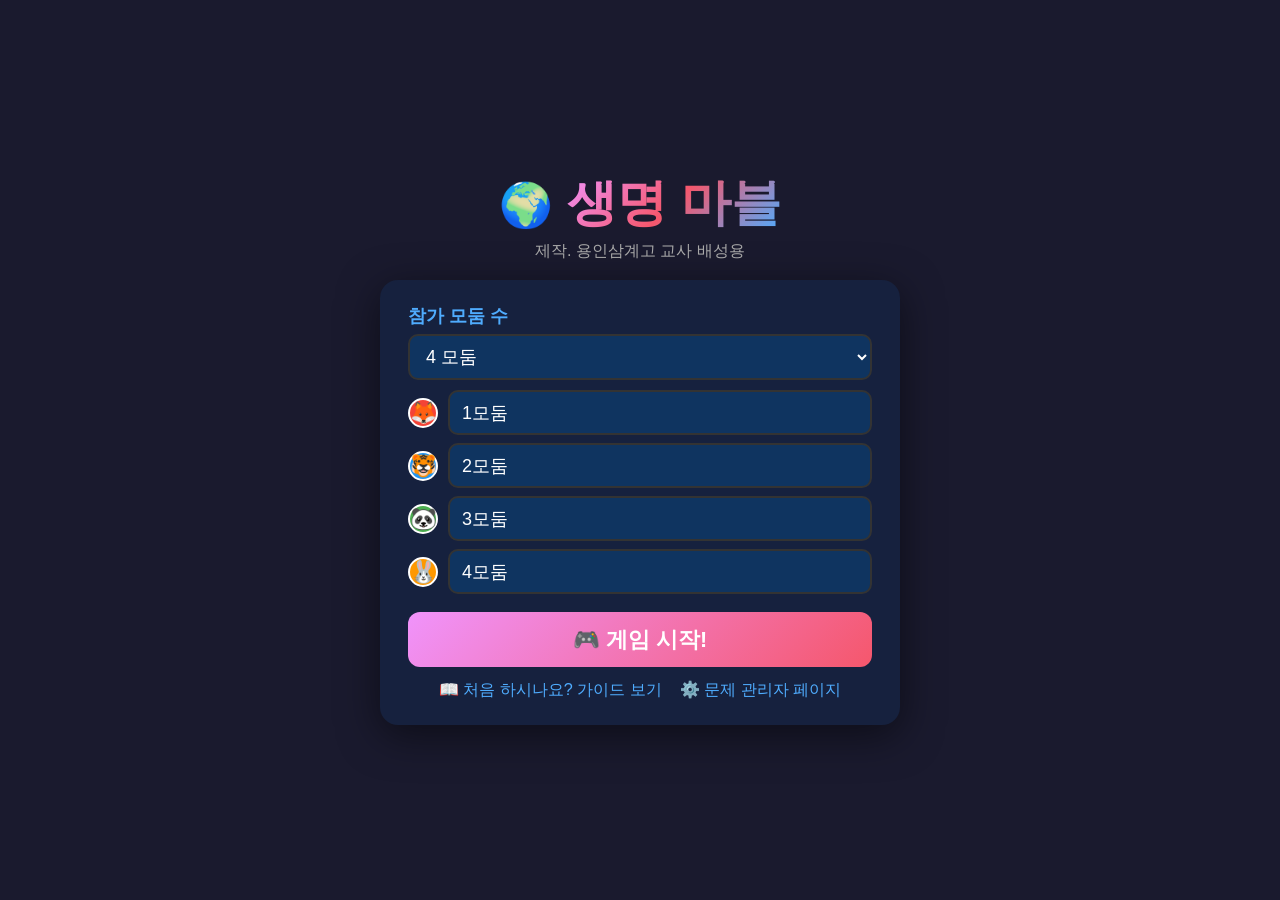
<file: index.html>
<!DOCTYPE html>
<html lang="ko">
<head>
  <meta charset="UTF-8">
  <meta name="viewport" content="width=device-width, initial-scale=1.0">
  <title>생명 마블 — 용인삼계고 교사 배성용</title>
  <link rel="icon" type="image/svg+xml" href="data:image/svg+xml,%3Csvg xmlns='http://www.w3.org/2000/svg' viewBox='0 0 100 100'%3E%3Ctext y='.9em' font-size='90'%3E%F0%9F%8C%8D%3C/text%3E%3C/svg%3E">
  <link rel="stylesheet" href="css/game.css">
</head>
<body>

<!-- ===== VOLUME PANEL (shown during gameplay) ===== -->
<div id="volume-panel" class="hidden">
  <span class="vol-icon" id="btn-mute" title="음소거">🔊</span>
  <div class="vol-row">
    <span class="vol-label">BGM</span>
    <input type="range" id="bgm-volume" min="0" max="1" step="0.05" value="0.4">
  </div>
  <div class="vol-row">
    <span class="vol-label">효과음</span>
    <input type="range" id="sfx-volume" min="0" max="1" step="0.05" value="0.7">
  </div>
  <span class="vol-track-name" id="bgm-track-name">♪</span>
  <span class="vol-icon" id="btn-collapse" title="접기">✕</span>
</div>
<button id="volume-peek" title="볼륨 조절 열기">🎵</button>

<!-- ===== SETUP SCREEN ===== -->
<div id="setup-screen">
  <div class="title-row">
    <span class="title-emoji">🌍</span>
    <h1>생명 마블</h1>
    <span class="title-by">제작. 용인삼계고 교사 배성용</span>
  </div>
  <div class="setup-box">
    <label>참가 모둠 수</label>
    <select id="player-count" onchange="updatePlayerInputs()">
      <option value="2">2 모둠</option>
      <option value="3">3 모둠</option>
      <option value="4" selected>4 모둠</option>
    </select>
    <div id="player-inputs" class="player-name-inputs"></div>
    <button id="btn-start-game" onclick="startGame()">🎮 게임 시작!</button>
    <div class="setup-footer">
      <a href="guide.html">📖 처음 하시나요? 가이드 보기</a>
      <a href="admin.html">⚙️ 문제 관리자 페이지</a>
    </div>
  </div>
</div>

<!-- ===== GAME SCREEN ===== -->
<div id="game-screen">
  <div id="board"></div>
</div>

<!-- ===== MODAL (small) ===== -->
<div id="modal-overlay"><div id="modal"></div></div>

<!-- ===== QUIZ FULL-SCREEN OVERLAY ===== -->
<div id="quiz-overlay"></div>

<!-- ===== COUNTDOWN OVERLAY ===== -->
<div id="countdown-overlay">
  <div id="countdown-number">3</div>
</div>

<!-- ===== SCRIPTS ===== -->
<!-- data-cfasync="false" opts out of Cloudflare Rocket Loader, which can break
     async timing and inline handlers -->
<script data-cfasync="false" src="js/audio.js"></script>
<script data-cfasync="false" src="js/quiz.js"></script>
<script data-cfasync="false" src="js/render.js"></script>
<script data-cfasync="false" src="js/game-core.js"></script>
<script data-cfasync="false">
  // Bootstrap
  (async function() {
    AudioMgr.init();
    await QuizPool.init();

    // Initialize setup screen
    updatePlayerInputs();

    // Volume panel wiring
    const panel     = document.getElementById('volume-panel');
    const peek      = document.getElementById('volume-peek');
    const bgmSlider = document.getElementById('bgm-volume');
    const sfxSlider = document.getElementById('sfx-volume');
    const muteBtn   = document.getElementById('btn-mute');
    const collapseBtn = document.getElementById('btn-collapse');
    const st = AudioMgr.getState();
    bgmSlider.value = st.bgmVolume;
    sfxSlider.value = st.sfxVolume;
    muteBtn.textContent = st.muted ? '🔇' : '🔊';

    bgmSlider.addEventListener('input', e => AudioMgr.setBgmVolume(parseFloat(e.target.value)));
    sfxSlider.addEventListener('input', e => AudioMgr.setSfxVolume(parseFloat(e.target.value)));
    muteBtn.addEventListener('click', () => {
      const muted = AudioMgr.toggleMute();
      muteBtn.textContent = muted ? '🔇' : '🔊';
    });

    // Collapse / expand
    function collapsePanel() {
      panel.classList.add('hidden');
      peek.classList.add('show');
    }
    function expandPanel() {
      panel.classList.remove('hidden');
      peek.classList.remove('show');
    }
    collapseBtn.addEventListener('click', collapsePanel);
    peek.addEventListener('click', expandPanel);

    // On game start: minimized by default (only the 🎵 peek button shows)
    const origStart = window.startGame;
    window.startGame = async function() {
      try {
        await origStart.apply(this, arguments);
      } catch (e) {
        console.error('[bio-marble] startGame error:', e);
      }
      collapsePanel();
    };
  })();
</script>
</body>
</html>
</file>
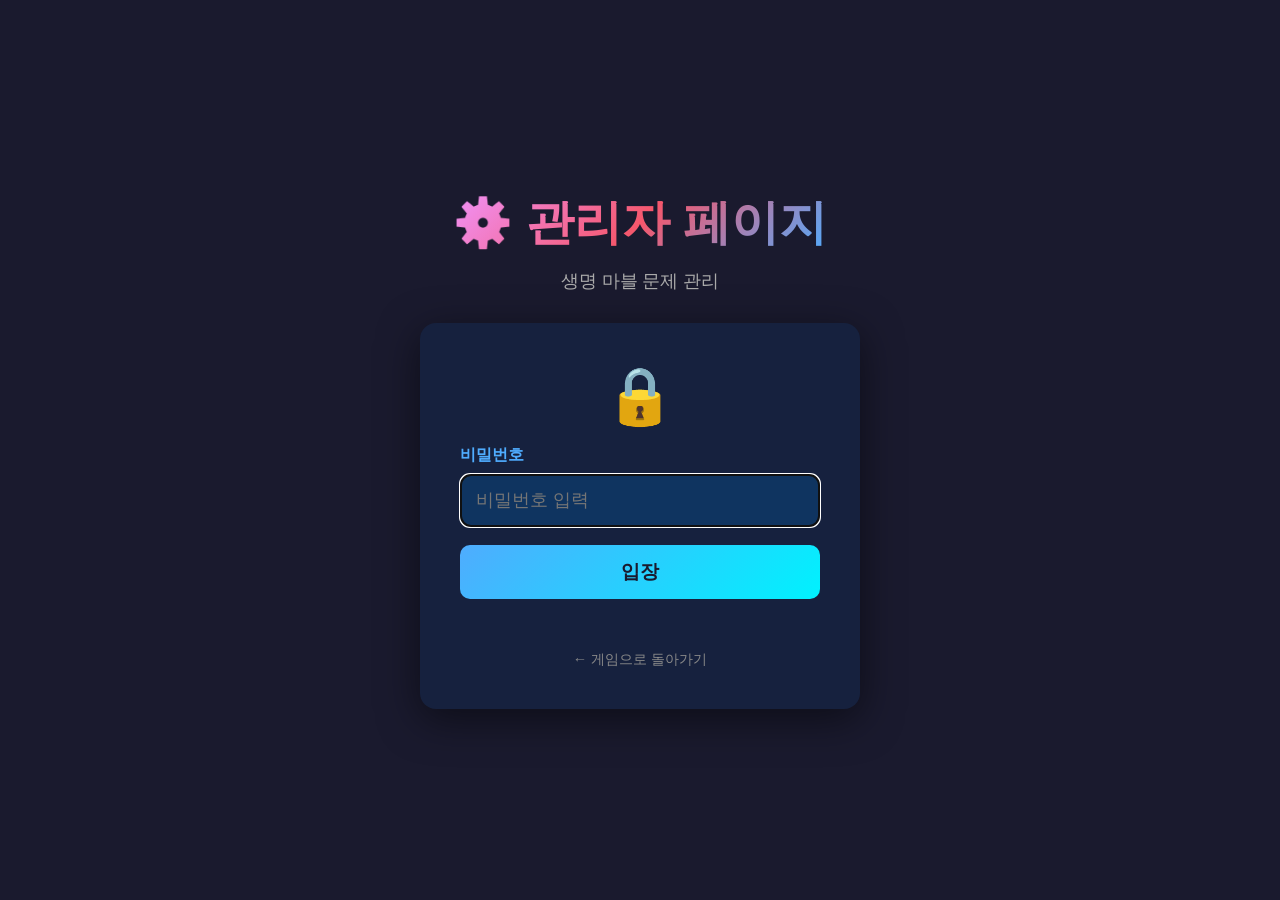
<file: admin.html>
<!DOCTYPE html>
<html lang="ko">
<head>
  <meta charset="UTF-8">
  <meta name="viewport" content="width=device-width, initial-scale=1.0">
  <title>문제 관리자 — 생명 마블</title>
  <link rel="icon" type="image/svg+xml" href="data:image/svg+xml,%3Csvg xmlns='http://www.w3.org/2000/svg' viewBox='0 0 100 100'%3E%3Ctext y='.9em' font-size='90'%3E%F0%9F%8C%8D%3C/text%3E%3C/svg%3E">
  <link rel="stylesheet" href="css/admin.css">
</head>
<body>

<!-- ===== LOCK SCREEN ===== -->
<div id="lock-screen">
  <h1>⚙️ 관리자 페이지</h1>
  <div class="subtitle">생명 마블 문제 관리</div>
  <div class="lock-box">
    <div class="lock-icon">🔒</div>
    <label>비밀번호</label>
    <input type="password" id="lock-pwd" placeholder="비밀번호 입력" autocomplete="off">
    <button id="btn-unlock">입장</button>
    <div class="lock-error" id="lock-error"></div>
    <div class="lock-back"><a href="index.html">← 게임으로 돌아가기</a></div>
  </div>
</div>

<!-- ===== ADMIN PANEL ===== -->
<div id="admin-panel">
  <div class="admin-header">
    <h1>⚙️ 문제 관리자</h1>
    <div class="header-actions">
      <button class="btn-export" id="btn-export">📥 JSON 내보내기</button>
      <button class="btn-import" id="btn-import">📤 JSON 가져오기</button>
      <button class="btn-reset" id="btn-reset">↺ 기본값으로 초기화</button>
      <a class="btn-game" href="index.html">🎮 게임 화면</a>
    </div>
  </div>

  <div class="stats-bar">
    <div class="stat-item">
      <span class="label">등록 문제</span>
      <span class="value" id="stat-count">0</span>
      <span class="label">개 (목표 50개)</span>
    </div>
  </div>

  <div class="add-form">
    <h3>➕ 문제 추가</h3>
    <div class="form-row">
      <div>
        <label>문제</label>
        <textarea id="add-q" placeholder="문제를 입력하세요 (줄바꿈 가능)"></textarea>
      </div>
      <div>
        <label>정답</label>
        <textarea id="add-a" placeholder="정답을 입력하세요"></textarea>
      </div>
      <button class="btn-add" id="btn-add">추가</button>
    </div>
  </div>

  <div class="quiz-list" id="quiz-list"></div>
</div>

<input type="file" id="import-file" accept="application/json,.json">
<div id="toast"></div>

<script data-cfasync="false" src="js/admin.js"></script>
</body>
</html>
</file>
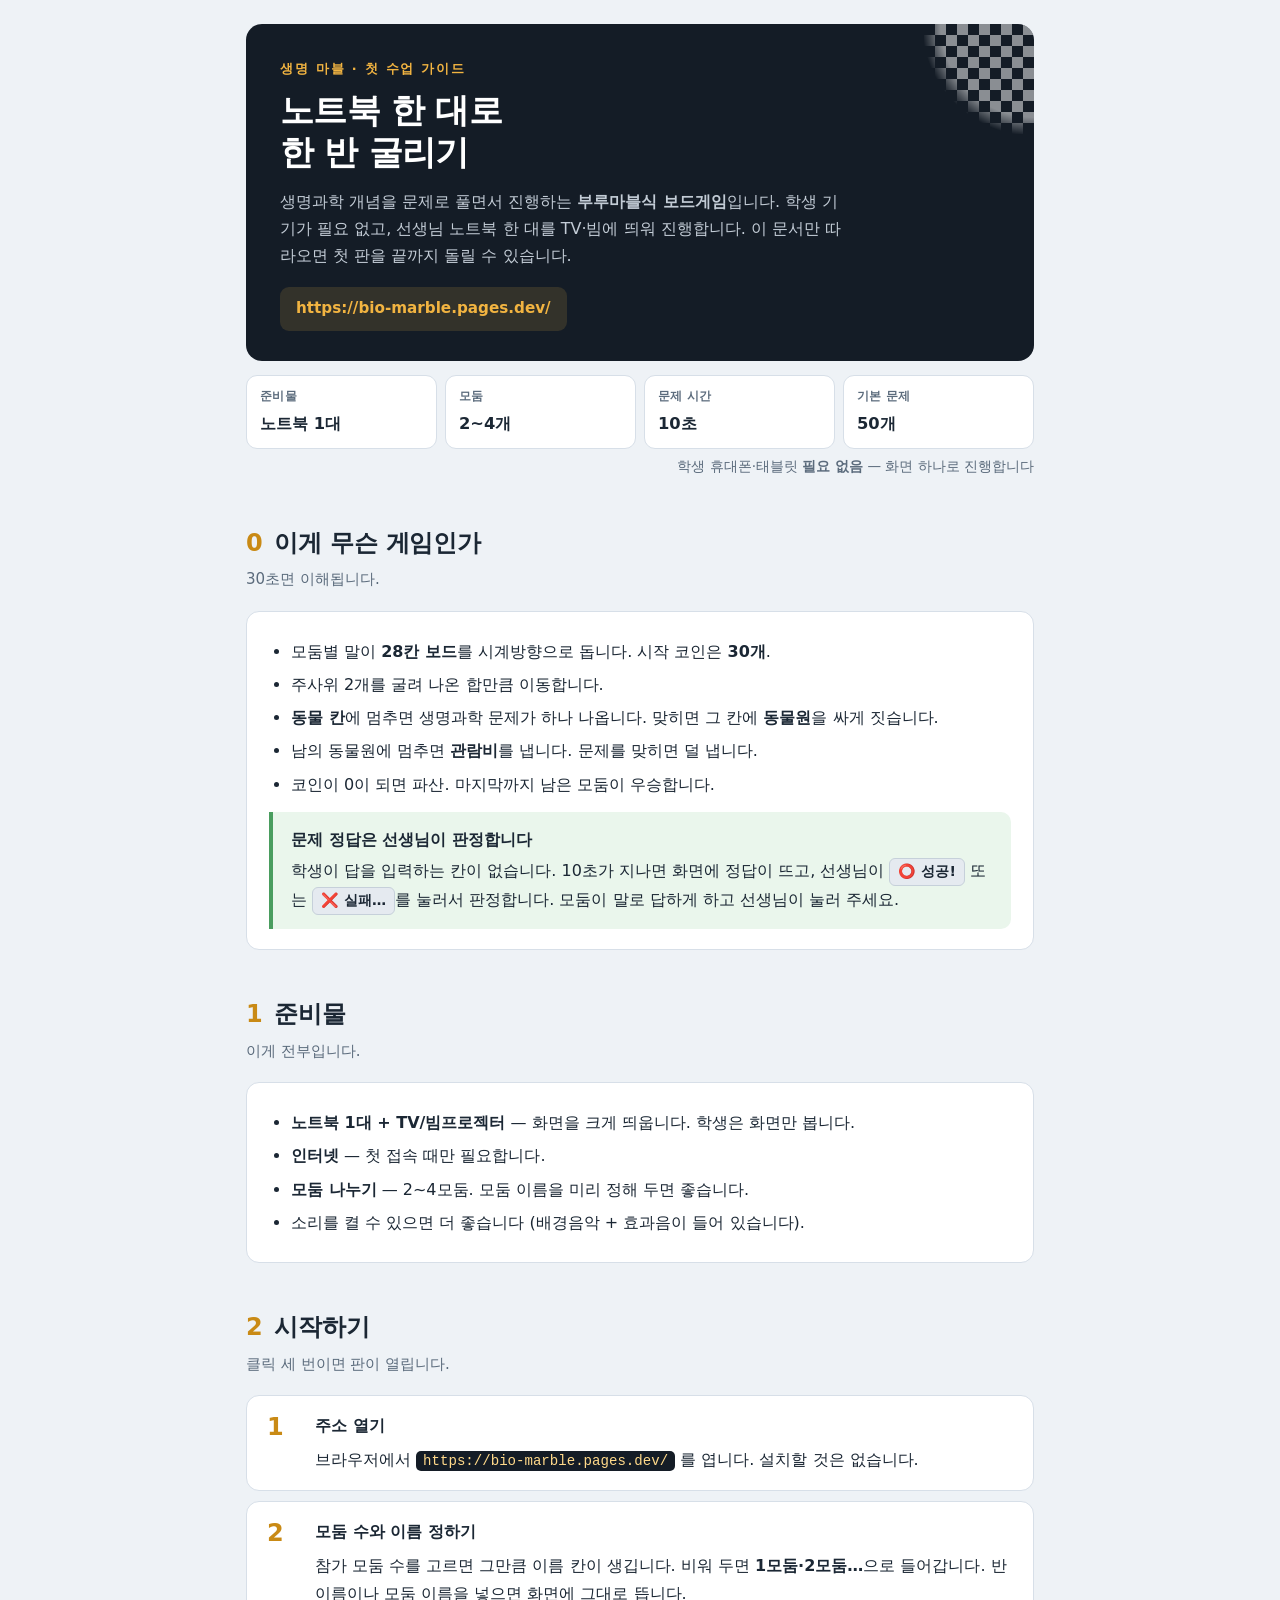
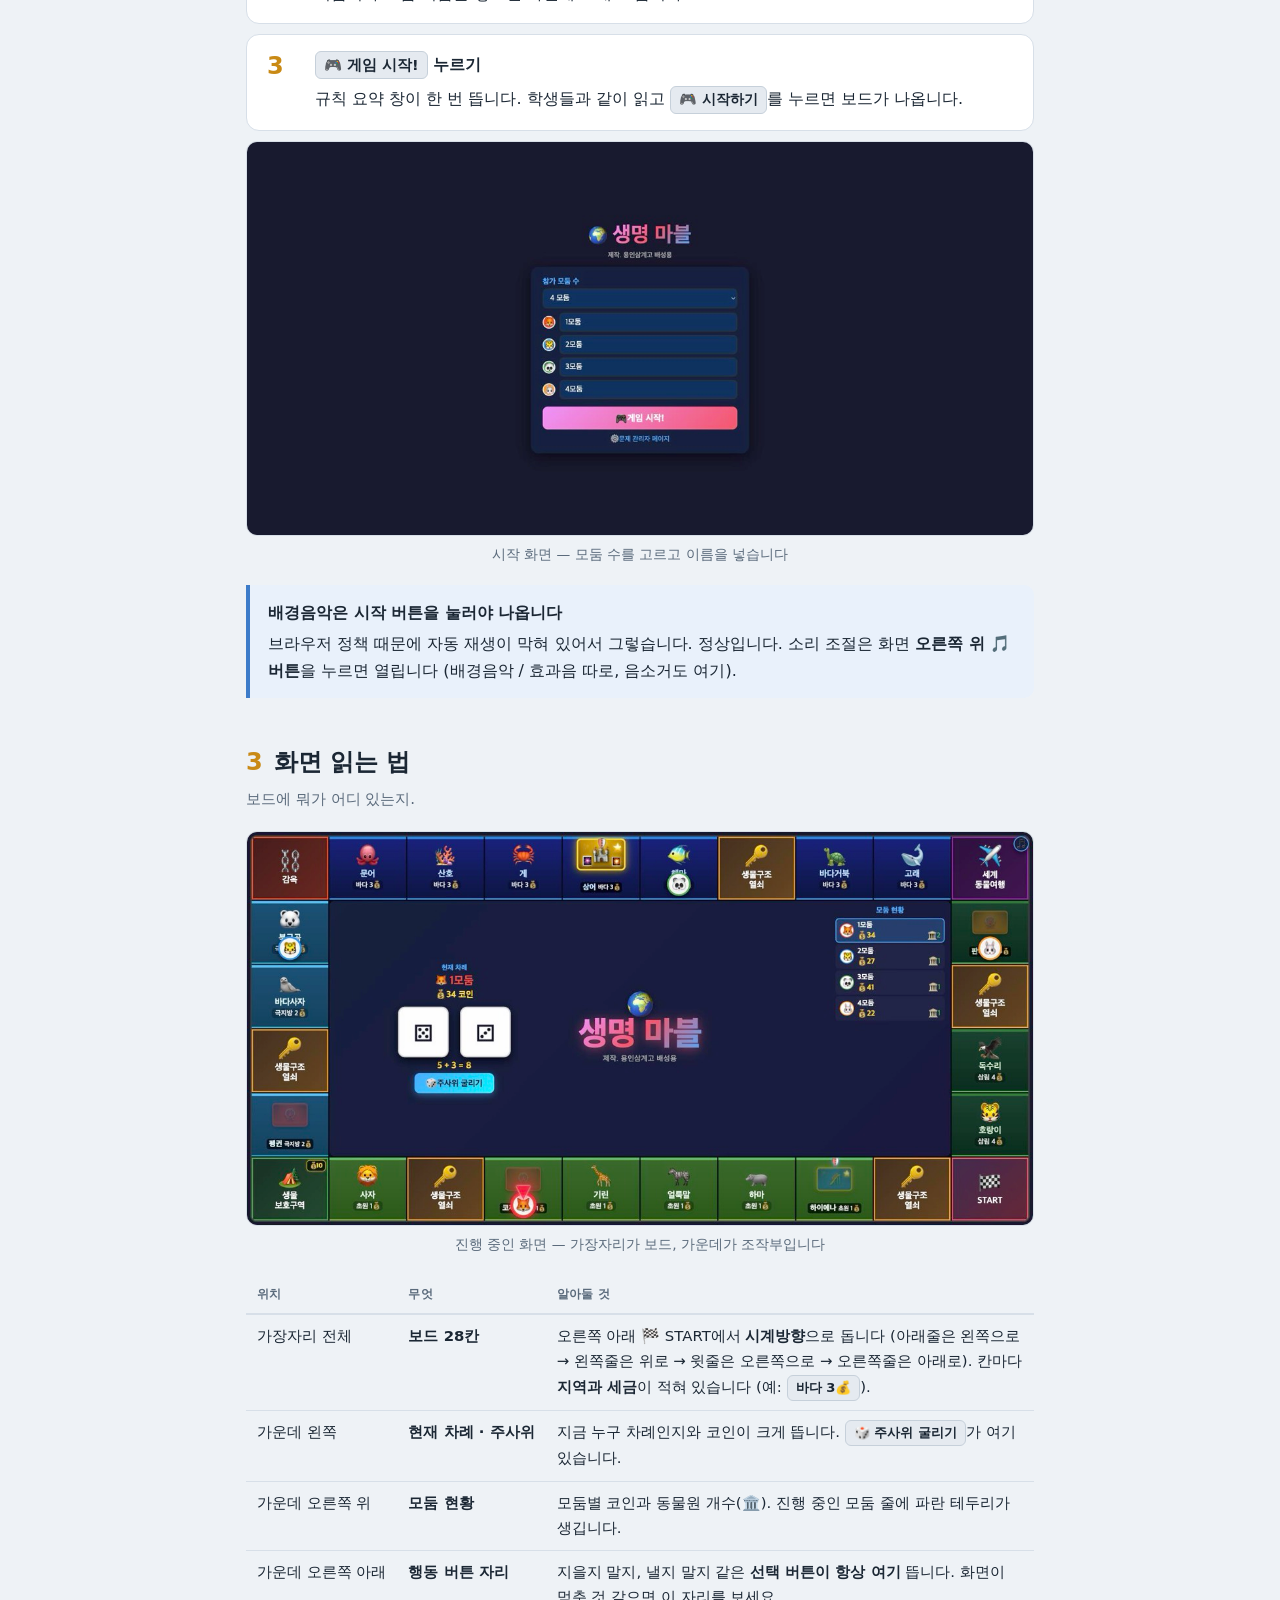
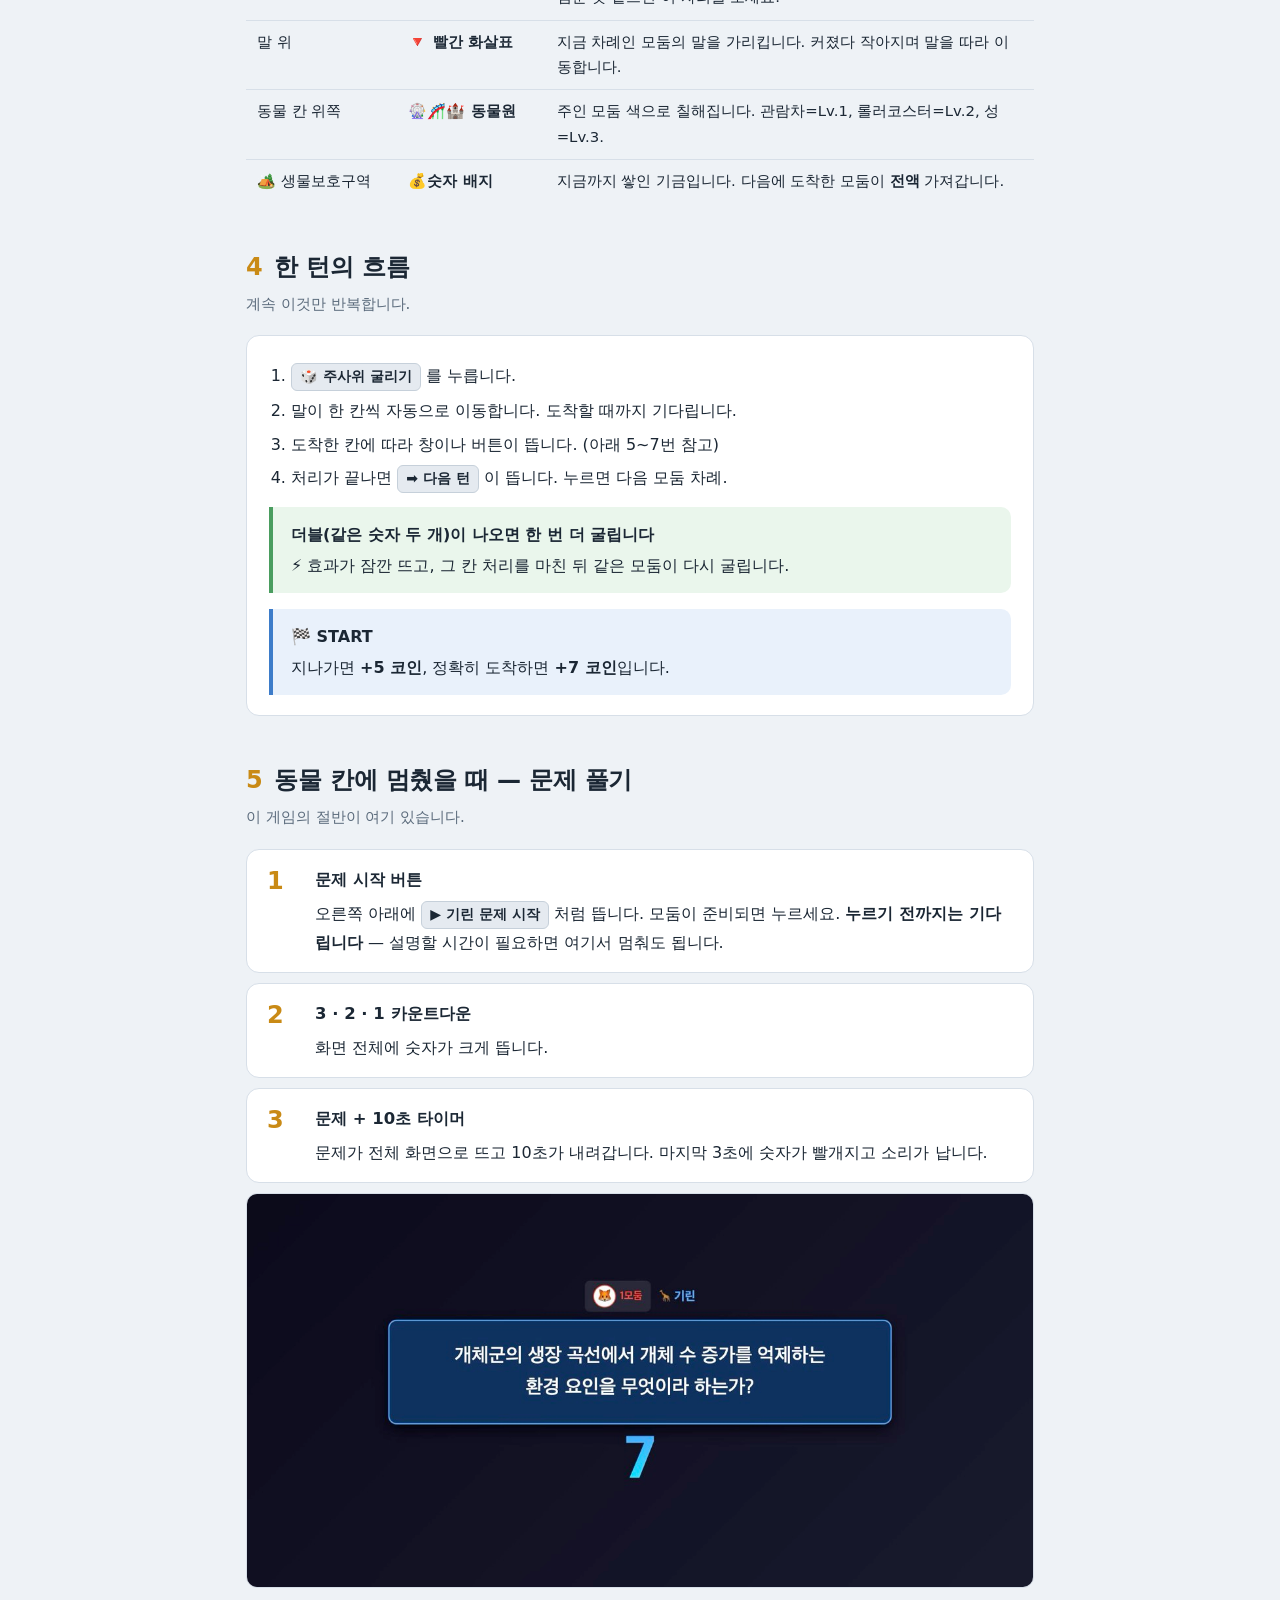
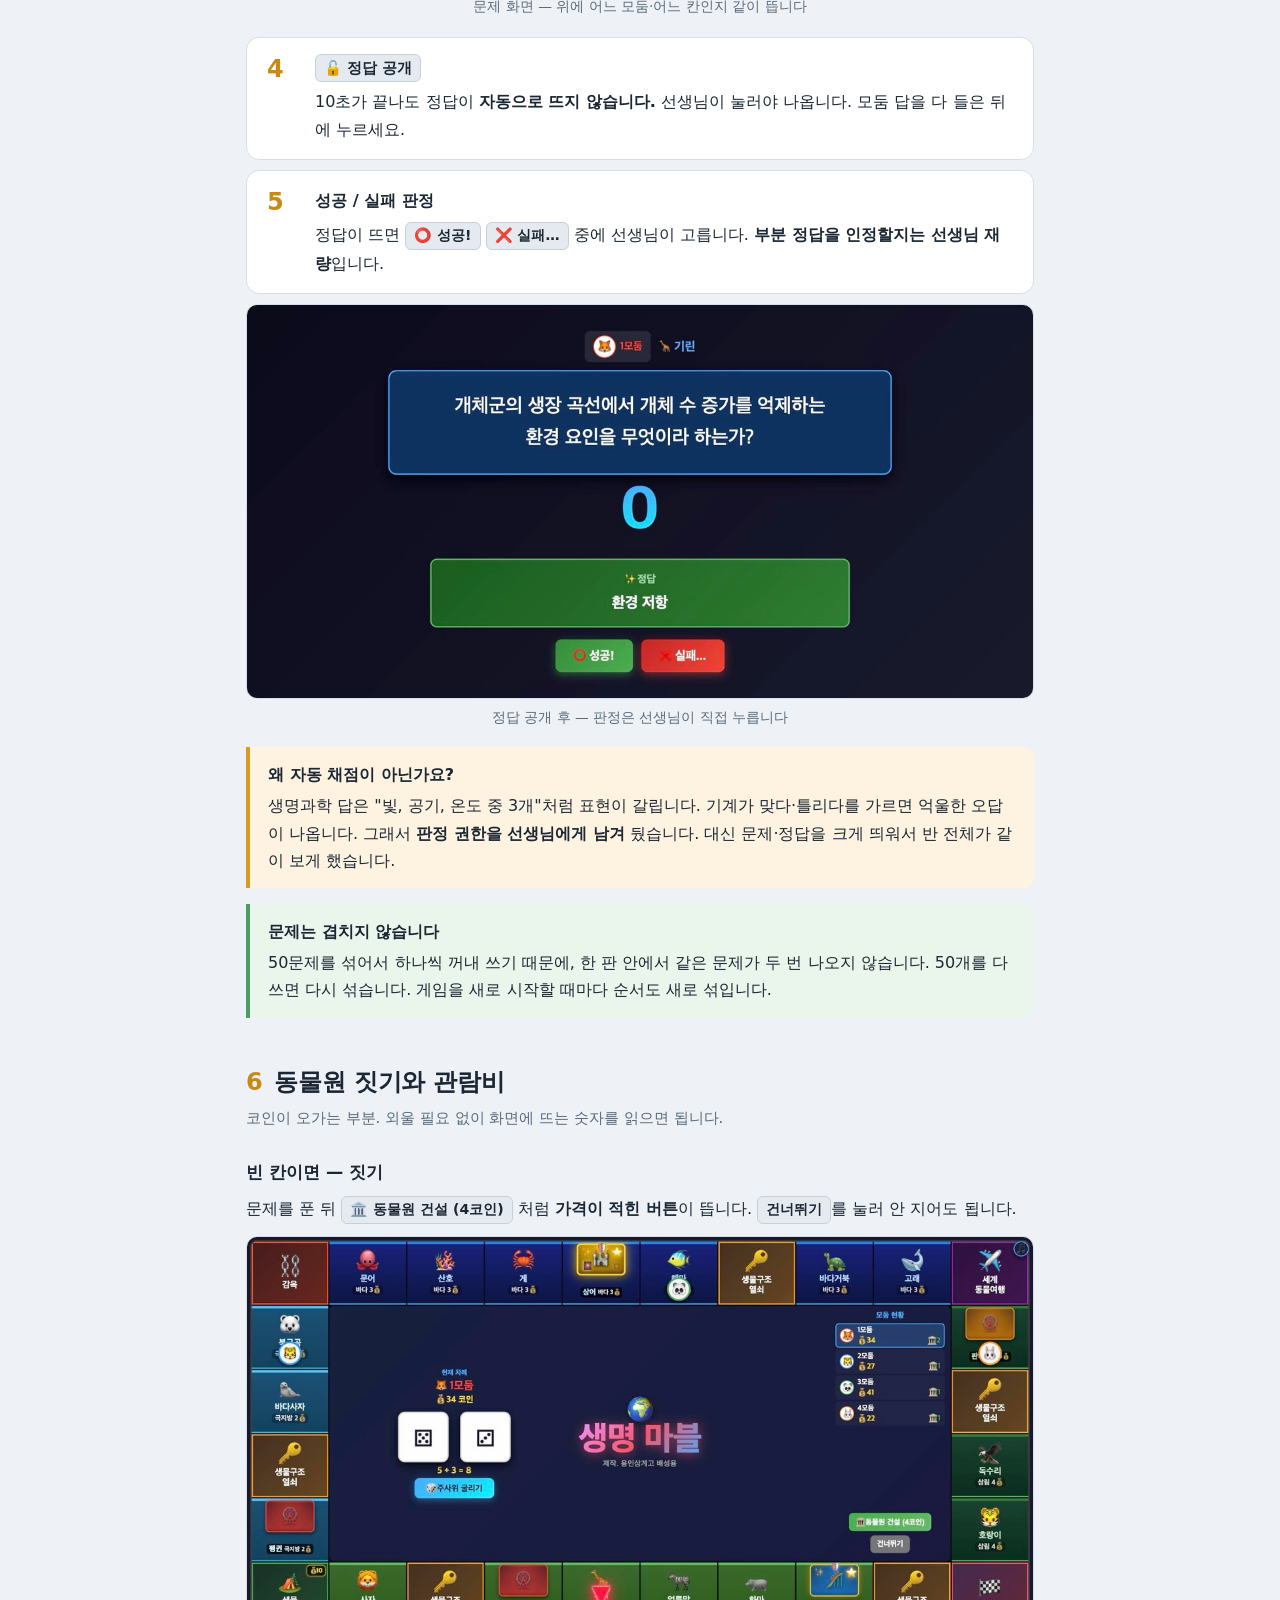
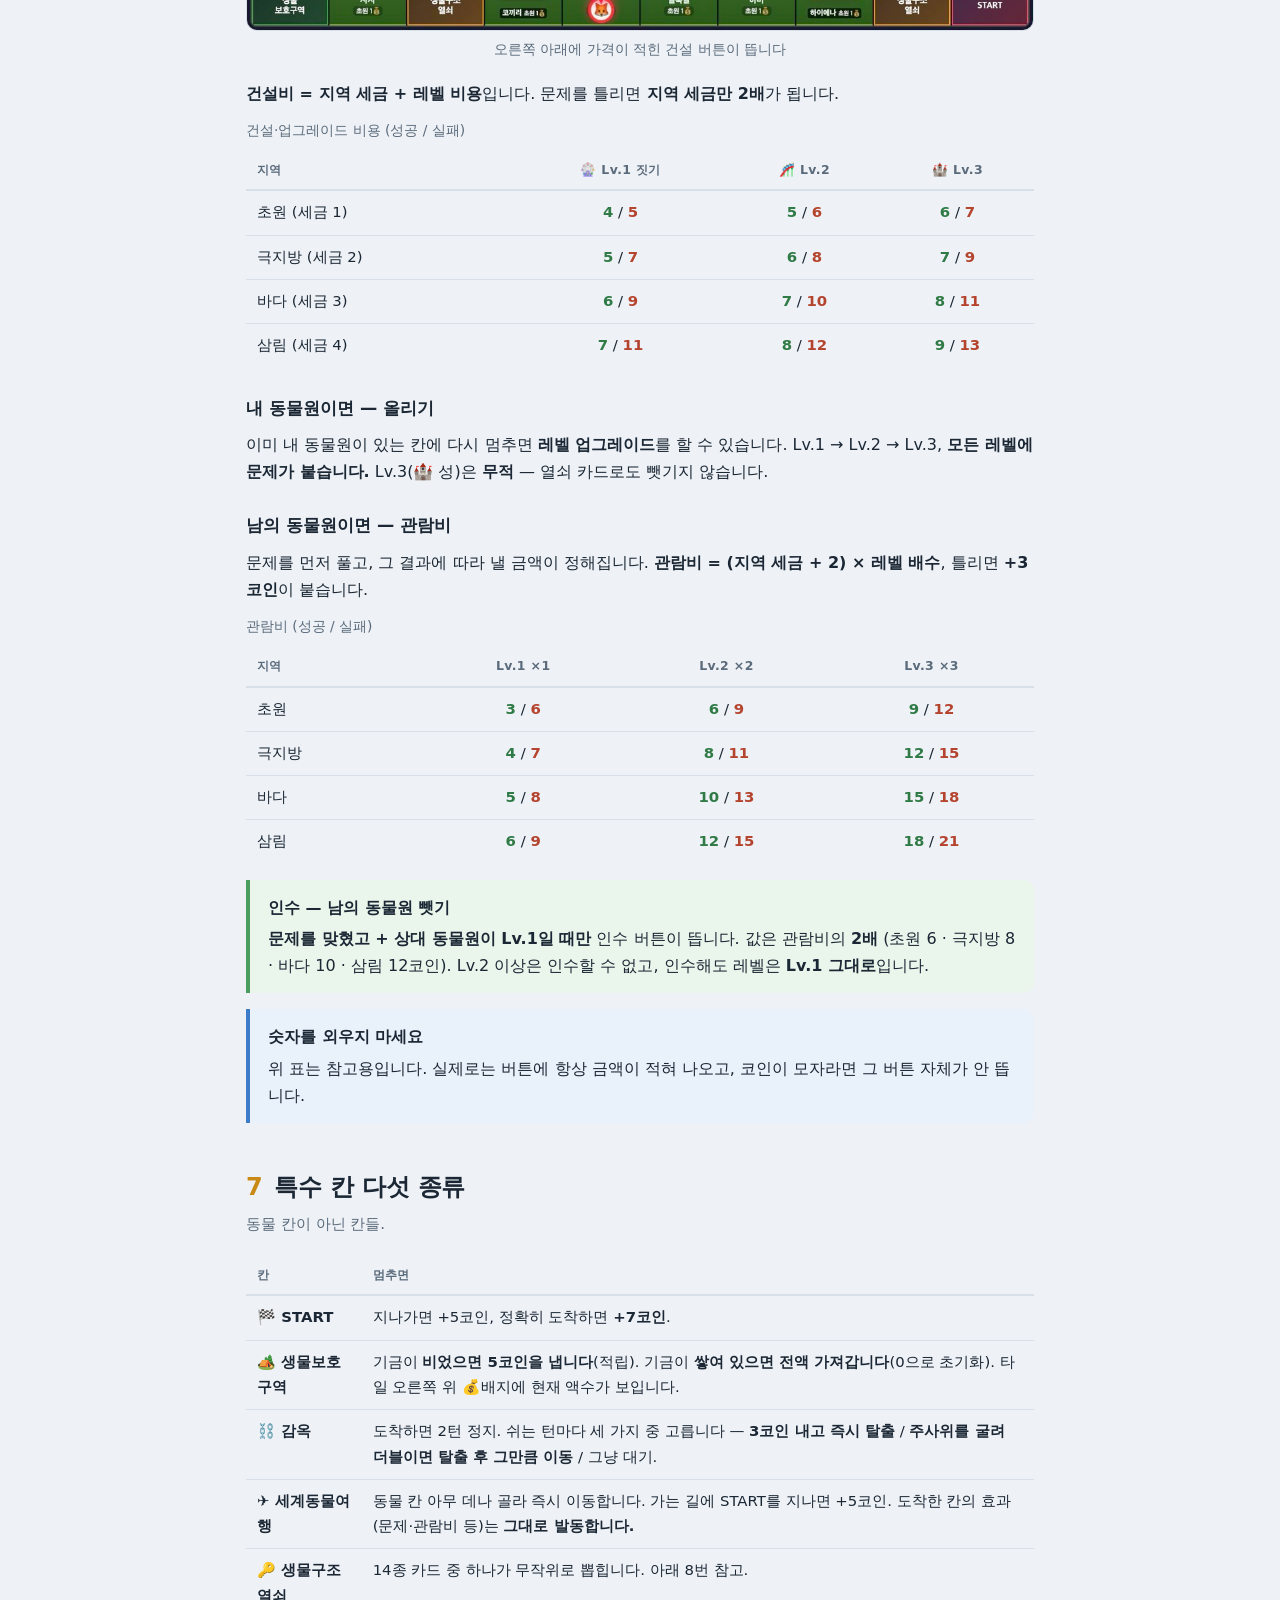
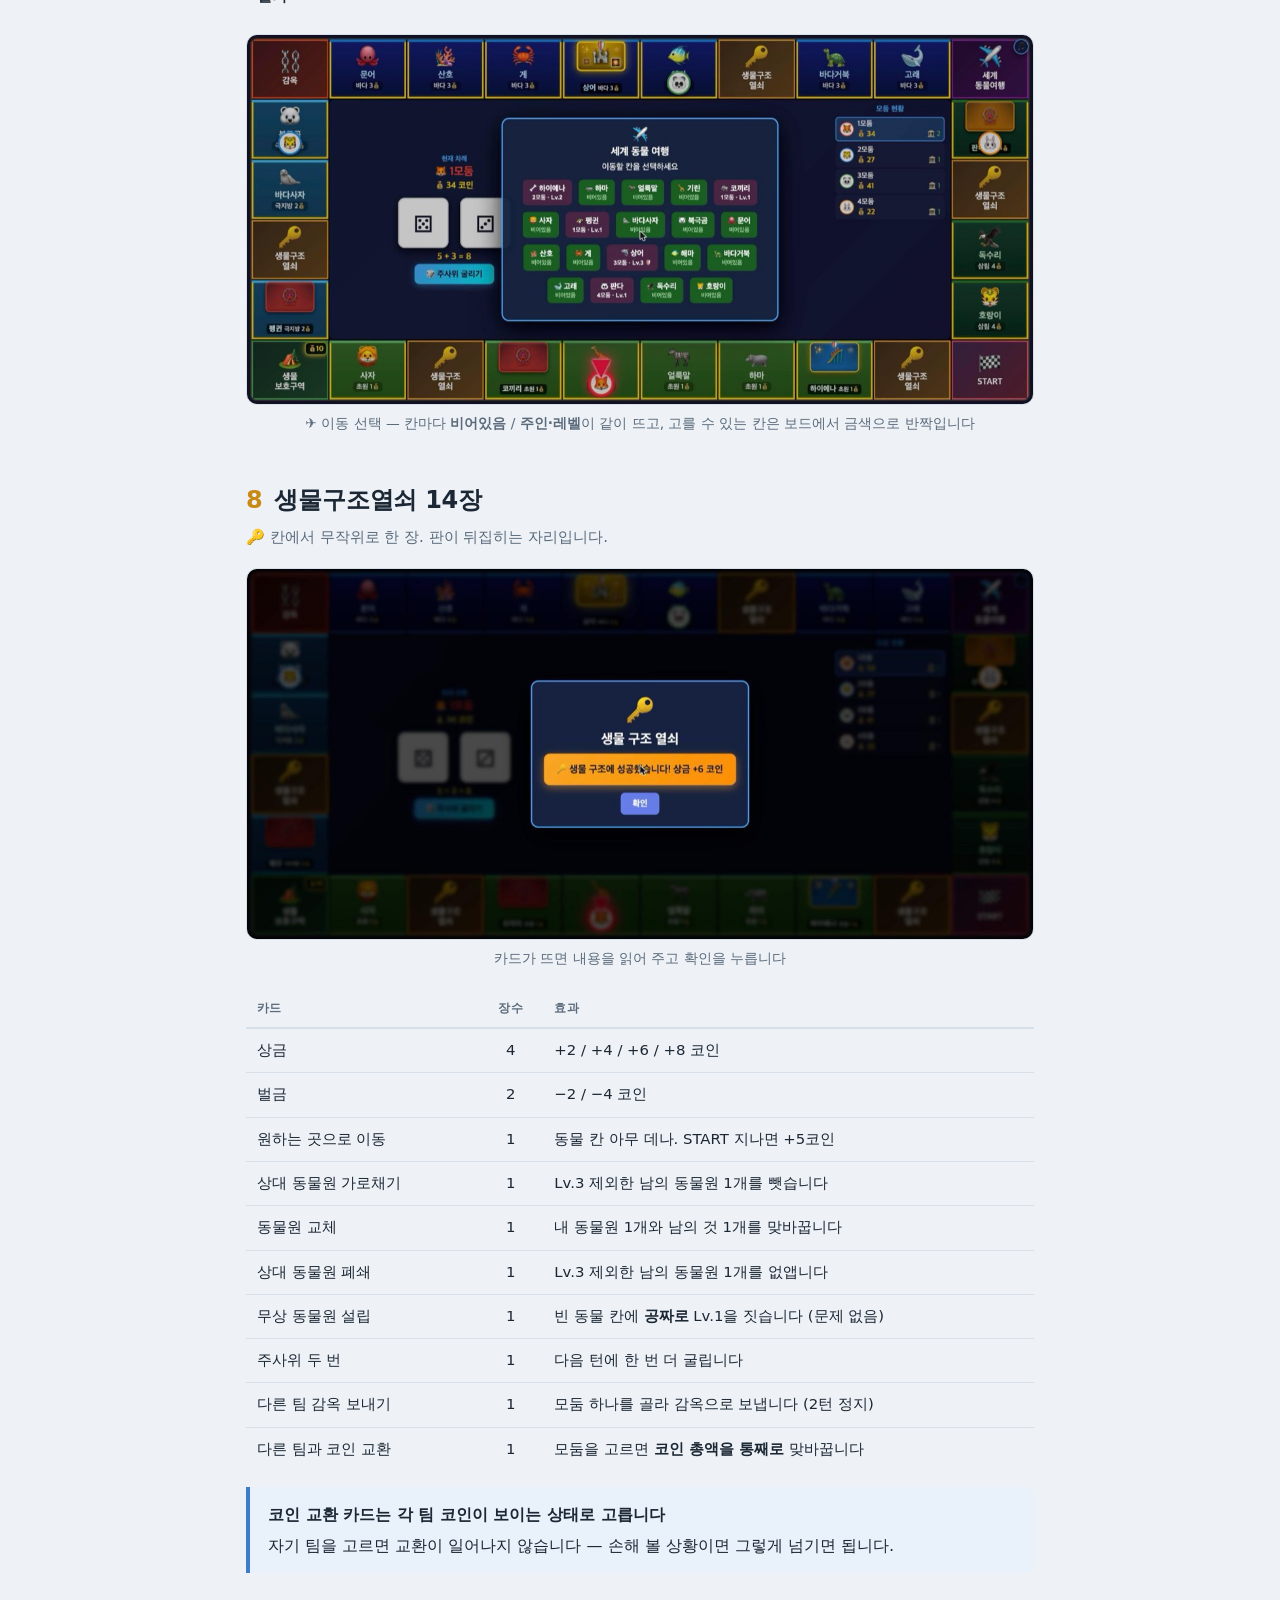
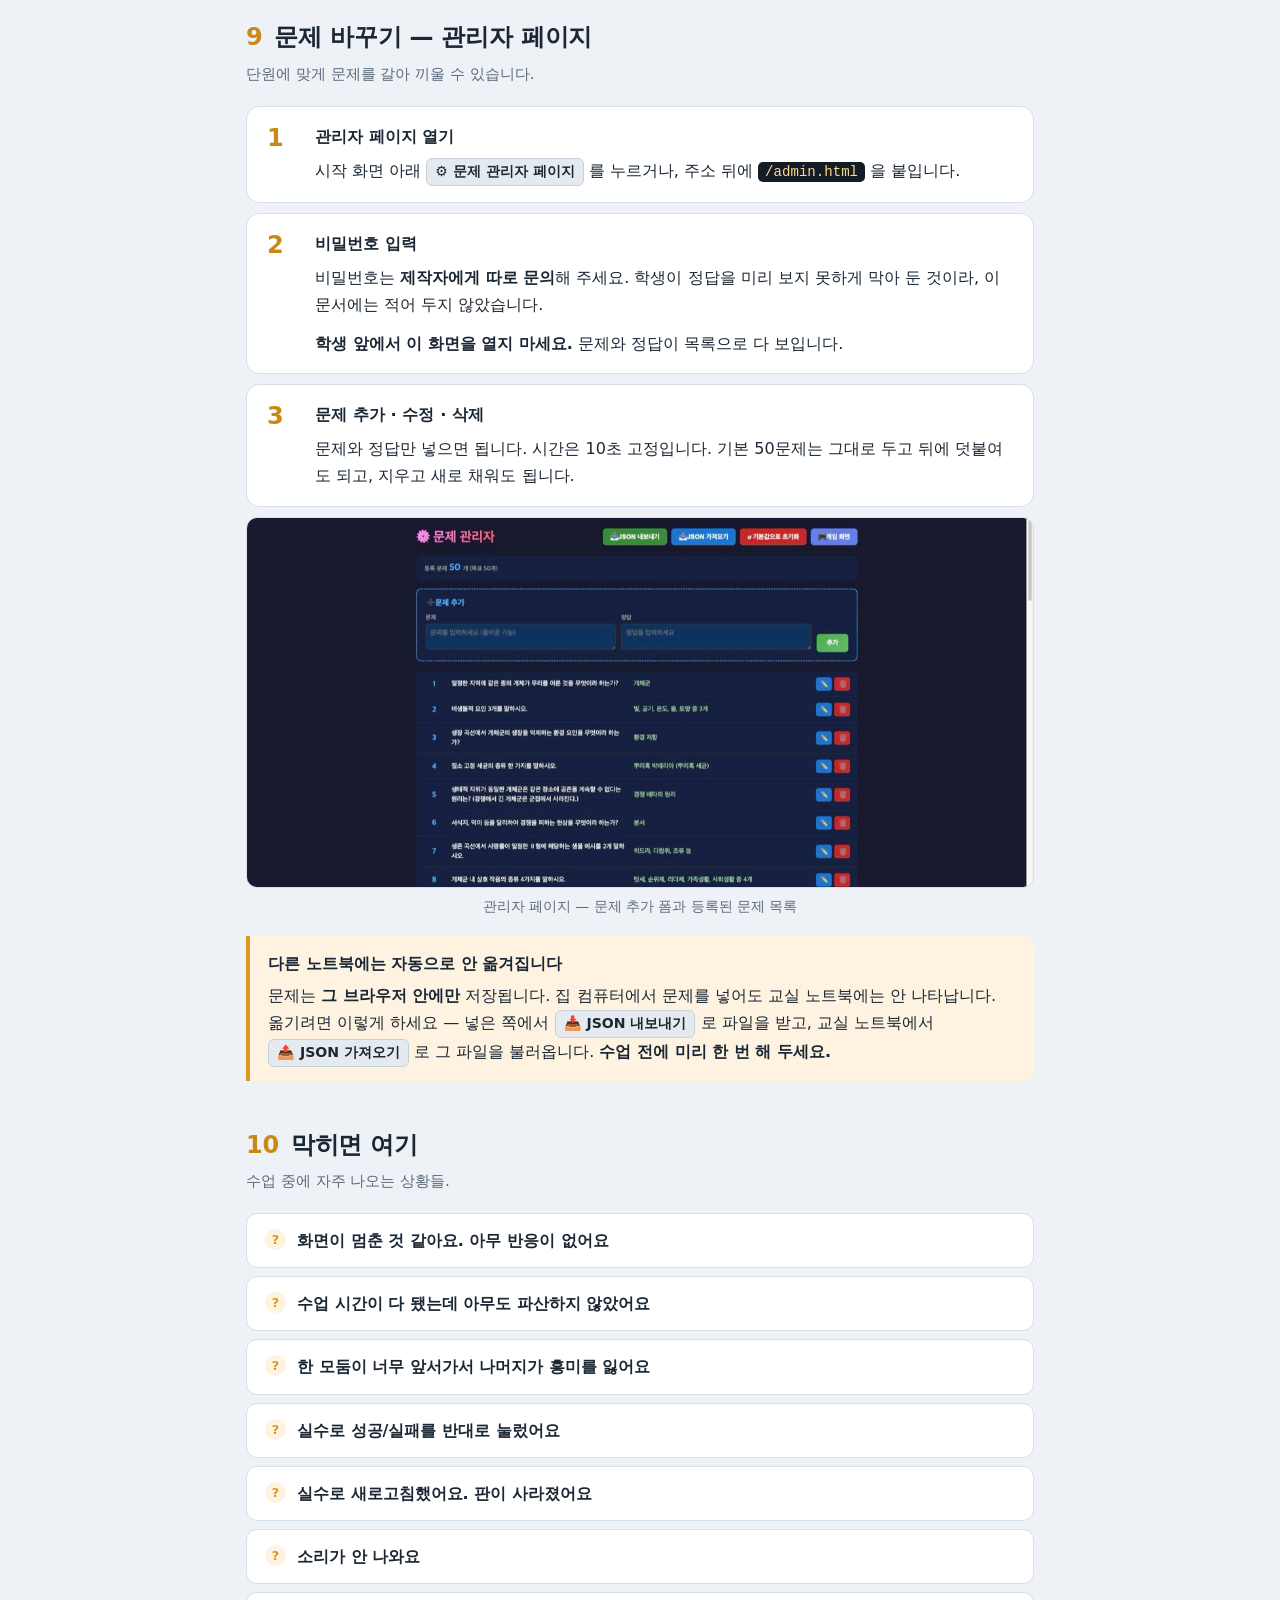
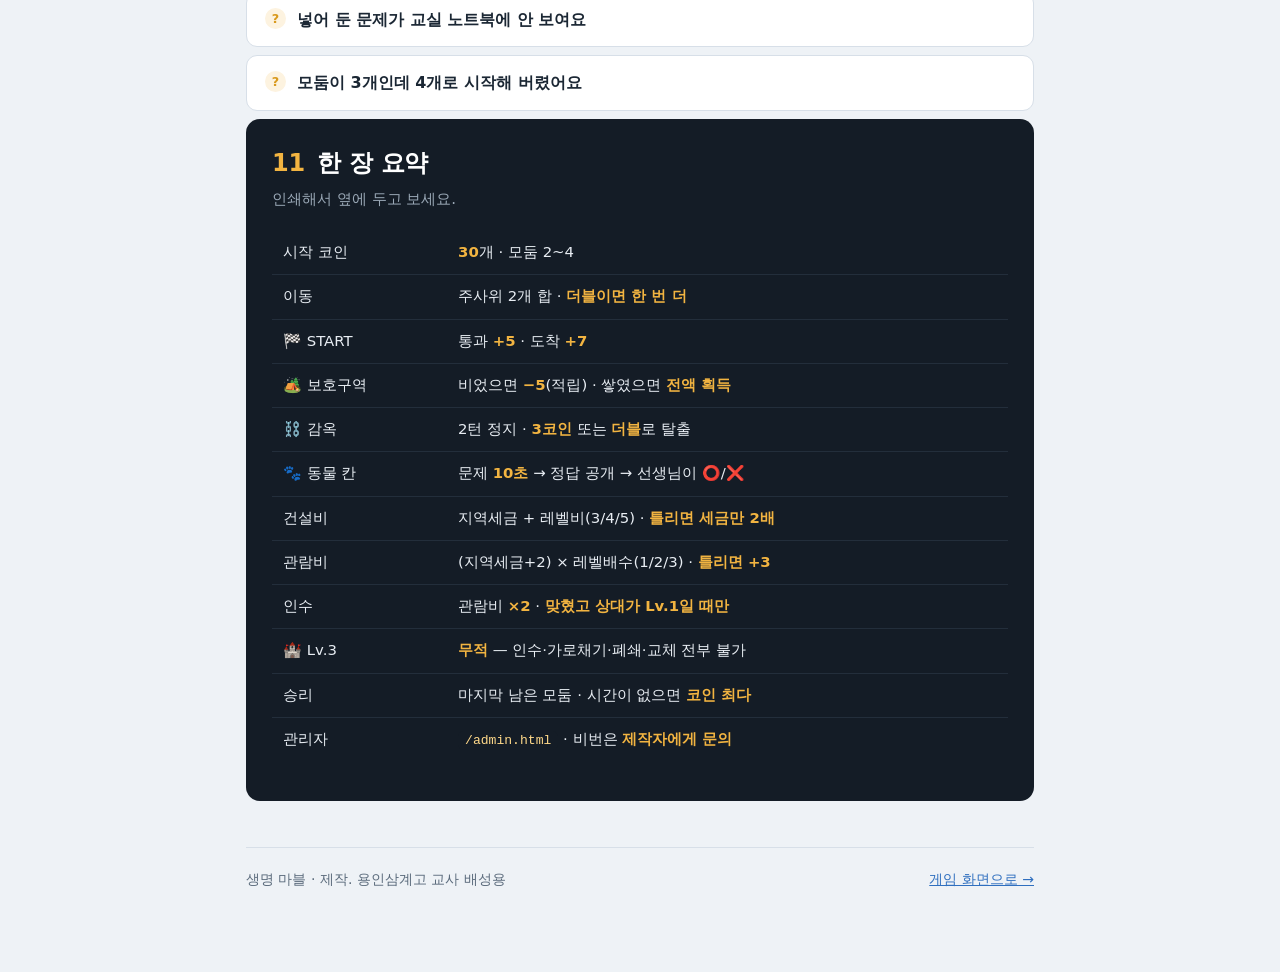
<file: guide.html>
<!DOCTYPE html>
<html lang="ko">
<head>
<meta charset="UTF-8">
<meta name="viewport" content="width=device-width, initial-scale=1.0">
<title>생명 마블 첫 수업 가이드</title>
<link rel="icon" type="image/svg+xml" href="data:image/svg+xml,%3Csvg xmlns='http://www.w3.org/2000/svg' viewBox='0 0 100 100'%3E%3Ctext y='.9em' font-size='90'%3E%F0%9F%8C%8D%3C/text%3E%3C/svg%3E">
<style>
  :root{
    --bg:#eef2f6; --ink:#1b2734; --muted:#5b6b7c; --line:#d7dfe8;
    --card:#fff; --accent:#f2b441; --accent-deep:#c98a15;
    --green:#eaf6ec; --green-line:#4a9d5f;
    --amber:#fdf3e0; --amber-line:#d99a1e;
    --blue:#e9f1fb; --blue-line:#3d7cc9;
    --dark:#141c26;
  }
  *{box-sizing:border-box}
  body{margin:0;background:var(--bg);color:var(--ink);
    font-family:system-ui,-apple-system,"Apple SD Gothic Neo","Malgun Gothic",sans-serif;
    font-size:16px;line-height:1.7;-webkit-text-size-adjust:100%}
  .wrap{max-width:820px;margin:0 auto;padding:24px 16px 80px}

  /* ---------- hero ---------- */
  .hero{background:var(--dark);color:#fff;border-radius:16px;padding:34px 34px 30px;
    position:relative;overflow:hidden}
  .hero .kicker{color:var(--accent);font-weight:800;font-size:.8rem;letter-spacing:.14em;
    text-transform:uppercase;margin-bottom:10px}
  .hero h1{margin:0 0 14px;font-size:2.1rem;line-height:1.25;letter-spacing:-.02em}
  .hero p{margin:0 0 18px;color:#c3ccd6;max-width:56ch}
  .hero .url{display:inline-block;background:rgba(242,180,65,.14);color:var(--accent);
    border-radius:9px;padding:9px 16px;font-weight:700;font-size:.95rem;
    text-decoration:none;word-break:break-all}
  .hero .url:hover{background:rgba(242,180,65,.24)}
  .checker{position:absolute;top:0;right:0;width:110px;height:110px;opacity:.5;
    background-image:
      linear-gradient(45deg,#fff 25%,transparent 25%,transparent 75%,#fff 75%),
      linear-gradient(45deg,#fff 25%,transparent 25%,transparent 75%,#fff 75%);
    background-size:22px 22px;background-position:0 0,11px 11px;
    -webkit-mask-image:radial-gradient(circle at 100% 0,#000 60%,transparent 72%);
            mask-image:radial-gradient(circle at 100% 0,#000 60%,transparent 72%)}

  /* ---------- fact strip ---------- */
  .facts{display:grid;grid-template-columns:repeat(4,1fr);gap:8px;margin:14px 0 6px}
  .fact{background:var(--card);border:1px solid var(--line);border-radius:11px;padding:11px 13px}
  .fact b{display:block;font-size:.72rem;color:var(--muted);font-weight:700;
    letter-spacing:.03em;margin-bottom:3px}
  .fact span{font-size:1.02rem;font-weight:800}
  .facts-note{color:var(--muted);font-size:.85rem;margin:0 0 30px;text-align:right}

  /* ---------- sections ---------- */
  h2{margin:44px 0 4px;font-size:1.5rem;letter-spacing:-.01em;display:flex;
    align-items:baseline;gap:12px}
  h2 .n{color:var(--accent-deep);font-size:1.5rem;font-weight:900}
  .sub{color:var(--muted);margin:0 0 18px;font-size:.94rem}
  h3{margin:26px 0 8px;font-size:1.08rem}
  p{margin:0 0 12px}
  ul,ol{margin:0 0 14px;padding-left:22px}
  li{margin:6px 0}
  a{color:#2f6fbf}

  .card{background:var(--card);border:1px solid var(--line);border-radius:13px;
    padding:20px 22px;margin:0 0 16px}
  .card > :last-child{margin-bottom:0}

  /* ---------- step list ---------- */
  .step{background:var(--card);border:1px solid var(--line);border-radius:13px;
    padding:16px 20px;margin:0 0 10px;display:grid;grid-template-columns:34px 1fr;gap:14px}
  .step .num{color:var(--accent-deep);font-weight:900;font-size:1.5rem;line-height:1.25}
  .step h4{margin:0 0 6px;font-size:1.03rem}
  .step > div > :last-child{margin-bottom:0}

  /* ---------- callouts ---------- */
  .note{border-left:4px solid var(--green-line);background:var(--green);
    border-radius:0 10px 10px 0;padding:14px 18px;margin:0 0 16px}
  .why{border-left:4px solid var(--amber-line);background:var(--amber);
    border-radius:0 10px 10px 0;padding:14px 18px;margin:0 0 16px}
  .tip{border-left:4px solid var(--blue-line);background:var(--blue);
    border-radius:0 10px 10px 0;padding:14px 18px;margin:0 0 16px}
  /* 첫 번째 <b>만 제목 줄. 본문 안의 <b>는 인라인 강조로 남아야 함 */
  .note > b:first-child,.why > b:first-child,.tip > b:first-child{
    display:block;margin-bottom:4px;font-weight:800}
  .note > :last-child,.why > :last-child,.tip > :last-child{margin-bottom:0}

  /* ---------- ui chips ---------- */
  .btn{display:inline-block;background:#e5eaf0;border:1px solid #c6d0da;border-radius:6px;
    padding:1px 8px;font-size:.88em;font-weight:700;white-space:nowrap}
  code{background:var(--dark);color:#ffd98a;border-radius:5px;padding:2px 7px;
    font-size:.88em;font-family:ui-monospace,SFMono-Regular,Menlo,monospace}

  /* ---------- figures ---------- */
  figure{margin:0 0 18px}
  figure img{width:100%;display:block;border-radius:11px;border:1px solid var(--line);
    background:#0c1017}
  figcaption{color:var(--muted);font-size:.86rem;margin-top:7px;text-align:center}

  /* ---------- tables ---------- */
  .tblwrap{overflow-x:auto;margin:0 0 16px;-webkit-overflow-scrolling:touch}
  table{border-collapse:collapse;width:100%;font-size:.93rem;min-width:420px}
  th,td{text-align:left;padding:9px 11px;border-bottom:1px solid var(--line);
    vertical-align:top}
  th{font-size:.78rem;color:var(--muted);font-weight:700;letter-spacing:.03em;
    border-bottom:2px solid var(--line);white-space:nowrap}
  td.num,th.num{text-align:center;white-space:nowrap}
  tbody tr:last-child td{border-bottom:none}
  .ok{color:#2f7a45;font-weight:800}
  .no{color:#b5442f;font-weight:800}
  caption{caption-side:top;text-align:left;color:var(--muted);font-size:.86rem;
    padding-bottom:8px}
  /* "화면 읽는 법" 표: 앞 두 열은 라벨이라 줄바꿈되면 읽기 나쁨 */
  table.reading{min-width:560px}
  table.reading td:nth-child(1),
  table.reading td:nth-child(2){white-space:nowrap}
  table.reading td:nth-child(2){font-weight:700}

  /* ---------- faq ---------- */
  details{background:var(--card);border:1px solid var(--line);border-radius:11px;
    padding:0;margin:0 0 8px}
  summary{cursor:pointer;padding:13px 18px;font-weight:700;list-style:none;
    display:flex;gap:11px;align-items:flex-start}
  summary::-webkit-details-marker{display:none}
  summary::before{content:"?";flex:0 0 auto;width:21px;height:21px;border-radius:50%;
    background:var(--amber);color:var(--amber-line);font-size:.8rem;font-weight:900;
    display:grid;place-items:center;margin-top:2px}
  details[open] summary{border-bottom:1px solid var(--line)}
  details .body{padding:14px 18px}
  details .body > :last-child{margin-bottom:0}

  /* ---------- cheat sheet ---------- */
  .cheat{background:var(--dark);color:#e8edf3;border-radius:14px;padding:24px 26px}
  .cheat h2{color:#fff;margin-top:0}
  .cheat h2 .n{color:var(--accent)}
  .cheat .sub{color:#9aa8b6}
  .cheat table{color:#e8edf3}
  .cheat th{color:#8d9bab;border-bottom-color:#2c3846}
  .cheat td{border-bottom-color:#232e3b}
  .cheat b{color:var(--accent)}

  footer{margin-top:46px;padding-top:20px;border-top:1px solid var(--line);
    color:var(--muted);font-size:.88rem;display:flex;justify-content:space-between;
    gap:14px;flex-wrap:wrap}

  @media (max-width:640px){
    .wrap{padding:14px 12px 60px}
    .hero{padding:24px 20px}
    .hero h1{font-size:1.6rem}
    .facts{grid-template-columns:repeat(2,1fr)}
    h2{font-size:1.3rem}
    .step{grid-template-columns:26px 1fr;gap:10px;padding:14px 16px}
    .checker{display:none}
  }
  @media print{
    body{background:#fff}
    .hero,.cheat{background:#fff;color:#000;border:1px solid #999}
    .hero h1,.cheat h2{color:#000}
    details{break-inside:avoid}
    details[open] .body{display:block}
  }
</style>
</head>
<body>
<div class="wrap">

<!-- ============ HERO ============ -->
<div class="hero">
  <div class="checker"></div>
  <div class="kicker">생명 마블 · 첫 수업 가이드</div>
  <h1>노트북 한 대로<br>한 반 굴리기</h1>
  <p>생명과학 개념을 문제로 풀면서 진행하는 <b>부루마블식 보드게임</b>입니다.
     학생 기기가 필요 없고, 선생님 노트북 한 대를 TV·빔에 띄워 진행합니다.
     이 문서만 따라오면 첫 판을 끝까지 돌릴 수 있습니다.</p>
  <a class="url" href="https://bio-marble.pages.dev/">https://bio-marble.pages.dev/</a>
</div>

<div class="facts">
  <div class="fact"><b>준비물</b><span>노트북 1대</span></div>
  <div class="fact"><b>모둠</b><span>2~4개</span></div>
  <div class="fact"><b>문제 시간</b><span>10초</span></div>
  <div class="fact"><b>기본 문제</b><span>50개</span></div>
</div>
<p class="facts-note">학생 휴대폰·태블릿 <b>필요 없음</b> — 화면 하나로 진행합니다</p>

<!-- ============ 0 ============ -->
<h2><span class="n">0</span> 이게 무슨 게임인가</h2>
<p class="sub">30초면 이해됩니다.</p>
<div class="card">
<ul>
  <li>모둠별 말이 <b>28칸 보드</b>를 시계방향으로 돕니다. 시작 코인은 <b>30개</b>.</li>
  <li>주사위 2개를 굴려 나온 합만큼 이동합니다.</li>
  <li><b>동물 칸</b>에 멈추면 생명과학 문제가 하나 나옵니다. 맞히면 그 칸에 <b>동물원</b>을 싸게 짓습니다.</li>
  <li>남의 동물원에 멈추면 <b>관람비</b>를 냅니다. 문제를 맞히면 덜 냅니다.</li>
  <li>코인이 0이 되면 파산. 마지막까지 남은 모둠이 우승합니다.</li>
</ul>
<div class="note">
  <b>문제 정답은 선생님이 판정합니다</b>
  학생이 답을 입력하는 칸이 없습니다. 10초가 지나면 화면에 정답이 뜨고,
  선생님이 <span class="btn">⭕ 성공!</span> 또는 <span class="btn">❌ 실패…</span>를 눌러서 판정합니다.
  모둠이 말로 답하게 하고 선생님이 눌러 주세요.
</div>
</div>

<!-- ============ 1 ============ -->
<h2><span class="n">1</span> 준비물</h2>
<p class="sub">이게 전부입니다.</p>
<div class="card">
<ul>
  <li><b>노트북 1대 + TV/빔프로젝터</b> — 화면을 크게 띄웁니다. 학생은 화면만 봅니다.</li>
  <li><b>인터넷</b> — 첫 접속 때만 필요합니다.</li>
  <li><b>모둠 나누기</b> — 2~4모둠. 모둠 이름을 미리 정해 두면 좋습니다.</li>
  <li>소리를 켤 수 있으면 더 좋습니다 (배경음악 + 효과음이 들어 있습니다).</li>
</ul>
</div>

<!-- ============ 2 ============ -->
<h2><span class="n">2</span> 시작하기</h2>
<p class="sub">클릭 세 번이면 판이 열립니다.</p>

<div class="step"><div class="num">1</div><div>
  <h4>주소 열기</h4>
  <p>브라우저에서 <code>https://bio-marble.pages.dev/</code> 를 엽니다. 설치할 것은 없습니다.</p>
</div></div>

<div class="step"><div class="num">2</div><div>
  <h4>모둠 수와 이름 정하기</h4>
  <p>참가 모둠 수를 고르면 그만큼 이름 칸이 생깁니다. 비워 두면 <b>1모둠·2모둠…</b>으로 들어갑니다.
     반 이름이나 모둠 이름을 넣으면 화면에 그대로 뜹니다.</p>
</div></div>

<div class="step"><div class="num">3</div><div>
  <h4><span class="btn">🎮 게임 시작!</span> 누르기</h4>
  <p>규칙 요약 창이 한 번 뜹니다. 학생들과 같이 읽고
     <span class="btn">🎮 시작하기</span>를 누르면 보드가 나옵니다.</p>
</div></div>

<figure>
  <img src="assets/guide/01-setup.jpg" alt="모둠 수와 모둠 이름을 정하는 시작 화면">
  <figcaption>시작 화면 — 모둠 수를 고르고 이름을 넣습니다</figcaption>
</figure>

<div class="tip">
  <b>배경음악은 시작 버튼을 눌러야 나옵니다</b>
  브라우저 정책 때문에 자동 재생이 막혀 있어서 그렇습니다. 정상입니다.
  소리 조절은 화면 <b>오른쪽 위 🎵 버튼</b>을 누르면 열립니다 (배경음악 / 효과음 따로, 음소거도 여기).
</div>

<!-- ============ 3 ============ -->
<h2><span class="n">3</span> 화면 읽는 법</h2>
<p class="sub">보드에 뭐가 어디 있는지.</p>

<figure>
  <img src="assets/guide/02-board.jpg" alt="게임 진행 중인 보드 전체 화면">
  <figcaption>진행 중인 화면 — 가장자리가 보드, 가운데가 조작부입니다</figcaption>
</figure>

<div class="tblwrap">
<table class="reading">
  <thead><tr><th>위치</th><th>무엇</th><th>알아둘 것</th></tr></thead>
  <tbody>
    <tr><td>가장자리 전체</td><td>보드 28칸</td>
        <td>오른쪽 아래 🏁 START에서 <b>시계방향</b>으로 돕니다
            (아래줄은 왼쪽으로 → 왼쪽줄은 위로 → 윗줄은 오른쪽으로 → 오른쪽줄은 아래로).
            칸마다 <b>지역과 세금</b>이 적혀 있습니다 (예: <span class="btn">바다 3💰</span>).</td></tr>
    <tr><td>가운데 왼쪽</td><td>현재 차례 · 주사위</td>
        <td>지금 누구 차례인지와 코인이 크게 뜹니다.
            <span class="btn">🎲 주사위 굴리기</span>가 여기 있습니다.</td></tr>
    <tr><td>가운데 오른쪽 위</td><td>모둠 현황</td>
        <td>모둠별 코인과 동물원 개수(🏛️). 진행 중인 모둠 줄에 파란 테두리가 생깁니다.</td></tr>
    <tr><td>가운데 오른쪽 아래</td><td>행동 버튼 자리</td>
        <td>지을지 말지, 낼지 말지 같은 <b>선택 버튼이 항상 여기</b> 뜹니다.
            화면이 멈춘 것 같으면 이 자리를 보세요.</td></tr>
    <tr><td>말 위</td><td>🔻 빨간 화살표</td>
        <td>지금 차례인 모둠의 말을 가리킵니다. 커졌다 작아지며 말을 따라 이동합니다.</td></tr>
    <tr><td>동물 칸 위쪽</td><td>🎡🎢🏰 동물원</td>
        <td>주인 모둠 색으로 칠해집니다. 관람차=Lv.1, 롤러코스터=Lv.2, 성=Lv.3.</td></tr>
    <tr><td>🏕️ 생물보호구역</td><td>💰숫자 배지</td>
        <td>지금까지 쌓인 기금입니다. 다음에 도착한 모둠이 <b>전액</b> 가져갑니다.</td></tr>
  </tbody>
</table>
</div>

<!-- ============ 4 ============ -->
<h2><span class="n">4</span> 한 턴의 흐름</h2>
<p class="sub">계속 이것만 반복합니다.</p>
<div class="card">
<ol>
  <li><span class="btn">🎲 주사위 굴리기</span> 를 누릅니다.</li>
  <li>말이 한 칸씩 자동으로 이동합니다. 도착할 때까지 기다립니다.</li>
  <li>도착한 칸에 따라 창이나 버튼이 뜹니다. (아래 5~7번 참고)</li>
  <li>처리가 끝나면 <span class="btn">➡️ 다음 턴</span> 이 뜹니다. 누르면 다음 모둠 차례.</li>
</ol>
<div class="note">
  <b>더블(같은 숫자 두 개)이 나오면 한 번 더 굴립니다</b>
  ⚡ 효과가 잠깐 뜨고, 그 칸 처리를 마친 뒤 같은 모둠이 다시 굴립니다.
</div>
<div class="tip">
  <b>🏁 START</b>
  지나가면 <b>+5 코인</b>, 정확히 도착하면 <b>+7 코인</b>입니다.
</div>
</div>

<!-- ============ 5 ============ -->
<h2><span class="n">5</span> 동물 칸에 멈췄을 때 — 문제 풀기</h2>
<p class="sub">이 게임의 절반이 여기 있습니다.</p>

<div class="step"><div class="num">1</div><div>
  <h4>문제 시작 버튼</h4>
  <p>오른쪽 아래에 <span class="btn">▶️ 기린 문제 시작</span> 처럼 뜹니다.
     모둠이 준비되면 누르세요. <b>누르기 전까지는 기다립니다</b> —
     설명할 시간이 필요하면 여기서 멈춰도 됩니다.</p>
</div></div>

<div class="step"><div class="num">2</div><div>
  <h4>3 · 2 · 1 카운트다운</h4>
  <p>화면 전체에 숫자가 크게 뜹니다.</p>
</div></div>

<div class="step"><div class="num">3</div><div>
  <h4>문제 + 10초 타이머</h4>
  <p>문제가 전체 화면으로 뜨고 10초가 내려갑니다. 마지막 3초에 숫자가 빨개지고 소리가 납니다.</p>
</div></div>

<figure>
  <img src="assets/guide/03-quiz.jpg" alt="전체 화면으로 표시된 문제와 10초 타이머">
  <figcaption>문제 화면 — 위에 어느 모둠·어느 칸인지 같이 뜹니다</figcaption>
</figure>

<div class="step"><div class="num">4</div><div>
  <h4><span class="btn">🔓 정답 공개</span></h4>
  <p>10초가 끝나도 정답이 <b>자동으로 뜨지 않습니다.</b> 선생님이 눌러야 나옵니다.
     모둠 답을 다 들은 뒤에 누르세요.</p>
</div></div>

<div class="step"><div class="num">5</div><div>
  <h4>성공 / 실패 판정</h4>
  <p>정답이 뜨면 <span class="btn">⭕ 성공!</span> <span class="btn">❌ 실패…</span> 중에 선생님이 고릅니다.
     <b>부분 정답을 인정할지는 선생님 재량</b>입니다.</p>
</div></div>

<figure>
  <img src="assets/guide/04-answer.jpg" alt="정답이 공개되고 성공·실패 판정 버튼이 뜬 화면">
  <figcaption>정답 공개 후 — 판정은 선생님이 직접 누릅니다</figcaption>
</figure>

<div class="why">
  <b>왜 자동 채점이 아닌가요?</b>
  생명과학 답은 "빛, 공기, 온도 중 3개"처럼 표현이 갈립니다.
  기계가 맞다·틀리다를 가르면 억울한 오답이 나옵니다.
  그래서 <b>판정 권한을 선생님에게 남겨</b> 뒀습니다. 대신 문제·정답을 크게 띄워서 반 전체가 같이 보게 했습니다.
</div>

<div class="note">
  <b>문제는 겹치지 않습니다</b>
  50문제를 섞어서 하나씩 꺼내 쓰기 때문에, 한 판 안에서 같은 문제가 두 번 나오지 않습니다.
  50개를 다 쓰면 다시 섞습니다. 게임을 새로 시작할 때마다 순서도 새로 섞입니다.
</div>

<!-- ============ 6 ============ -->
<h2><span class="n">6</span> 동물원 짓기와 관람비</h2>
<p class="sub">코인이 오가는 부분. 외울 필요 없이 화면에 뜨는 숫자를 읽으면 됩니다.</p>

<h3>빈 칸이면 — 짓기</h3>
<p>문제를 푼 뒤 <span class="btn">🏛️ 동물원 건설 (4코인)</span> 처럼 <b>가격이 적힌 버튼</b>이 뜹니다.
   <span class="btn">건너뛰기</span>를 눌러 안 지어도 됩니다.</p>

<figure>
  <img src="assets/guide/05-build.jpg" alt="문제를 맞힌 뒤 동물원 건설 버튼이 뜬 화면">
  <figcaption>오른쪽 아래에 가격이 적힌 건설 버튼이 뜹니다</figcaption>
</figure>

<p><b>건설비 = 지역 세금 + 레벨 비용</b>입니다. 문제를 틀리면 <b>지역 세금만 2배</b>가 됩니다.</p>

<div class="tblwrap">
<table>
  <caption>건설·업그레이드 비용 (성공 / 실패)</caption>
  <thead><tr><th>지역</th><th class="num">🎡 Lv.1 짓기</th><th class="num">🎢 Lv.2</th><th class="num">🏰 Lv.3</th></tr></thead>
  <tbody>
    <tr><td>초원 (세금 1)</td><td class="num"><span class="ok">4</span> / <span class="no">5</span></td><td class="num"><span class="ok">5</span> / <span class="no">6</span></td><td class="num"><span class="ok">6</span> / <span class="no">7</span></td></tr>
    <tr><td>극지방 (세금 2)</td><td class="num"><span class="ok">5</span> / <span class="no">7</span></td><td class="num"><span class="ok">6</span> / <span class="no">8</span></td><td class="num"><span class="ok">7</span> / <span class="no">9</span></td></tr>
    <tr><td>바다 (세금 3)</td><td class="num"><span class="ok">6</span> / <span class="no">9</span></td><td class="num"><span class="ok">7</span> / <span class="no">10</span></td><td class="num"><span class="ok">8</span> / <span class="no">11</span></td></tr>
    <tr><td>삼림 (세금 4)</td><td class="num"><span class="ok">7</span> / <span class="no">11</span></td><td class="num"><span class="ok">8</span> / <span class="no">12</span></td><td class="num"><span class="ok">9</span> / <span class="no">13</span></td></tr>
  </tbody>
</table>
</div>

<h3>내 동물원이면 — 올리기</h3>
<p>이미 내 동물원이 있는 칸에 다시 멈추면 <b>레벨 업그레이드</b>를 할 수 있습니다.
   Lv.1 → Lv.2 → Lv.3, <b>모든 레벨에 문제가 붙습니다.</b>
   Lv.3(🏰 성)은 <b>무적</b> — 열쇠 카드로도 뺏기지 않습니다.</p>

<h3>남의 동물원이면 — 관람비</h3>
<p>문제를 먼저 풀고, 그 결과에 따라 낼 금액이 정해집니다.
   <b>관람비 = (지역 세금 + 2) × 레벨 배수</b>, 틀리면 <b>+3코인</b>이 붙습니다.</p>

<div class="tblwrap">
<table>
  <caption>관람비 (성공 / 실패)</caption>
  <thead><tr><th>지역</th><th class="num">Lv.1 ×1</th><th class="num">Lv.2 ×2</th><th class="num">Lv.3 ×3</th></tr></thead>
  <tbody>
    <tr><td>초원</td><td class="num"><span class="ok">3</span> / <span class="no">6</span></td><td class="num"><span class="ok">6</span> / <span class="no">9</span></td><td class="num"><span class="ok">9</span> / <span class="no">12</span></td></tr>
    <tr><td>극지방</td><td class="num"><span class="ok">4</span> / <span class="no">7</span></td><td class="num"><span class="ok">8</span> / <span class="no">11</span></td><td class="num"><span class="ok">12</span> / <span class="no">15</span></td></tr>
    <tr><td>바다</td><td class="num"><span class="ok">5</span> / <span class="no">8</span></td><td class="num"><span class="ok">10</span> / <span class="no">13</span></td><td class="num"><span class="ok">15</span> / <span class="no">18</span></td></tr>
    <tr><td>삼림</td><td class="num"><span class="ok">6</span> / <span class="no">9</span></td><td class="num"><span class="ok">12</span> / <span class="no">15</span></td><td class="num"><span class="ok">18</span> / <span class="no">21</span></td></tr>
  </tbody>
</table>
</div>

<div class="note">
  <b>인수 — 남의 동물원 뺏기</b>
  <b>문제를 맞혔고 + 상대 동물원이 Lv.1일 때만</b> 인수 버튼이 뜹니다.
  값은 관람비의 <b>2배</b> (초원 6 · 극지방 8 · 바다 10 · 삼림 12코인).
  Lv.2 이상은 인수할 수 없고, 인수해도 레벨은 <b>Lv.1 그대로</b>입니다.
</div>

<div class="tip">
  <b>숫자를 외우지 마세요</b>
  위 표는 참고용입니다. 실제로는 버튼에 항상 금액이 적혀 나오고,
  코인이 모자라면 그 버튼 자체가 안 뜹니다.
</div>

<!-- ============ 7 ============ -->
<h2><span class="n">7</span> 특수 칸 다섯 종류</h2>
<p class="sub">동물 칸이 아닌 칸들.</p>

<div class="tblwrap">
<table>
  <thead><tr><th>칸</th><th>멈추면</th></tr></thead>
  <tbody>
    <tr><td><b>🏁 START</b></td>
        <td>지나가면 +5코인, 정확히 도착하면 <b>+7코인</b>.</td></tr>
    <tr><td><b>🏕️ 생물보호구역</b></td>
        <td>기금이 <b>비었으면 5코인을 냅니다</b>(적립). 기금이 <b>쌓여 있으면 전액 가져갑니다</b>(0으로 초기화).
            타일 오른쪽 위 💰배지에 현재 액수가 보입니다.</td></tr>
    <tr><td><b>⛓️ 감옥</b></td>
        <td>도착하면 2턴 정지. 쉬는 턴마다 세 가지 중 고릅니다 —
            <b>3코인 내고 즉시 탈출</b> / <b>주사위를 굴려 더블이면 탈출 후 그만큼 이동</b> / 그냥 대기.</td></tr>
    <tr><td><b>✈️ 세계동물여행</b></td>
        <td>동물 칸 아무 데나 골라 즉시 이동합니다. 가는 길에 START를 지나면 +5코인.
            도착한 칸의 효과(문제·관람비 등)는 <b>그대로 발동합니다.</b></td></tr>
    <tr><td><b>🔑 생물구조열쇠</b></td>
        <td>14종 카드 중 하나가 무작위로 뽑힙니다. 아래 8번 참고.</td></tr>
  </tbody>
</table>
</div>

<figure>
  <img src="assets/guide/07-travel.jpg" alt="세계동물여행에서 이동할 칸을 고르는 화면">
  <figcaption>✈️ 이동 선택 — 칸마다 <b>비어있음</b> / <b>주인·레벨</b>이 같이 뜨고, 고를 수 있는 칸은 보드에서 금색으로 반짝입니다</figcaption>
</figure>

<!-- ============ 8 ============ -->
<h2><span class="n">8</span> 생물구조열쇠 14장</h2>
<p class="sub">🔑 칸에서 무작위로 한 장. 판이 뒤집히는 자리입니다.</p>

<figure>
  <img src="assets/guide/06-key.jpg" alt="생물구조열쇠 카드가 뜬 화면">
  <figcaption>카드가 뜨면 내용을 읽어 주고 확인을 누릅니다</figcaption>
</figure>

<div class="tblwrap">
<table>
  <thead><tr><th>카드</th><th class="num">장수</th><th>효과</th></tr></thead>
  <tbody>
    <tr><td>상금</td><td class="num">4</td><td>+2 / +4 / +6 / +8 코인</td></tr>
    <tr><td>벌금</td><td class="num">2</td><td>−2 / −4 코인</td></tr>
    <tr><td>원하는 곳으로 이동</td><td class="num">1</td><td>동물 칸 아무 데나. START 지나면 +5코인</td></tr>
    <tr><td>상대 동물원 가로채기</td><td class="num">1</td><td>Lv.3 제외한 남의 동물원 1개를 뺏습니다</td></tr>
    <tr><td>동물원 교체</td><td class="num">1</td><td>내 동물원 1개와 남의 것 1개를 맞바꿉니다</td></tr>
    <tr><td>상대 동물원 폐쇄</td><td class="num">1</td><td>Lv.3 제외한 남의 동물원 1개를 없앱니다</td></tr>
    <tr><td>무상 동물원 설립</td><td class="num">1</td><td>빈 동물 칸에 <b>공짜로</b> Lv.1을 짓습니다 (문제 없음)</td></tr>
    <tr><td>주사위 두 번</td><td class="num">1</td><td>다음 턴에 한 번 더 굴립니다</td></tr>
    <tr><td>다른 팀 감옥 보내기</td><td class="num">1</td><td>모둠 하나를 골라 감옥으로 보냅니다 (2턴 정지)</td></tr>
    <tr><td>다른 팀과 코인 교환</td><td class="num">1</td><td>모둠을 고르면 <b>코인 총액을 통째로</b> 맞바꿉니다</td></tr>
  </tbody>
</table>
</div>

<div class="tip">
  <b>코인 교환 카드는 각 팀 코인이 보이는 상태로 고릅니다</b>
  자기 팀을 고르면 교환이 일어나지 않습니다 — 손해 볼 상황이면 그렇게 넘기면 됩니다.
</div>

<!-- ============ 9 ============ -->
<h2><span class="n">9</span> 문제 바꾸기 — 관리자 페이지</h2>
<p class="sub">단원에 맞게 문제를 갈아 끼울 수 있습니다.</p>

<div class="step"><div class="num">1</div><div>
  <h4>관리자 페이지 열기</h4>
  <p>시작 화면 아래 <span class="btn">⚙️ 문제 관리자 페이지</span> 를 누르거나,
     주소 뒤에 <code>/admin.html</code> 을 붙입니다.</p>
</div></div>

<div class="step"><div class="num">2</div><div>
  <h4>비밀번호 입력</h4>
  <p>비밀번호는 <b>제작자에게 따로 문의</b>해 주세요. 학생이 정답을 미리 보지 못하게
     막아 둔 것이라, 이 문서에는 적어 두지 않았습니다.</p>
  <p><b>학생 앞에서 이 화면을 열지 마세요.</b> 문제와 정답이 목록으로 다 보입니다.</p>
</div></div>

<div class="step"><div class="num">3</div><div>
  <h4>문제 추가 · 수정 · 삭제</h4>
  <p>문제와 정답만 넣으면 됩니다. 시간은 10초 고정입니다.
     기본 50문제는 그대로 두고 뒤에 덧붙여도 되고, 지우고 새로 채워도 됩니다.</p>
</div></div>

<figure>
  <img src="assets/guide/08-admin.jpg" alt="문제 관리자 페이지의 문제 목록">
  <figcaption>관리자 페이지 — 문제 추가 폼과 등록된 문제 목록</figcaption>
</figure>

<div class="why">
  <b>다른 노트북에는 자동으로 안 옮겨집니다</b>
  문제는 <b>그 브라우저 안에만</b> 저장됩니다. 집 컴퓨터에서 문제를 넣어도
  교실 노트북에는 안 나타납니다. 옮기려면 이렇게 하세요 —
  넣은 쪽에서 <span class="btn">📥 JSON 내보내기</span> 로 파일을 받고,
  교실 노트북에서 <span class="btn">📤 JSON 가져오기</span> 로 그 파일을 불러옵니다.
  <b>수업 전에 미리 한 번 해 두세요.</b>
</div>

<!-- ============ 10 ============ -->
<h2><span class="n">10</span> 막히면 여기</h2>
<p class="sub">수업 중에 자주 나오는 상황들.</p>

<details><summary>화면이 멈춘 것 같아요. 아무 반응이 없어요</summary>
<div class="body">
<p>대부분 <b>선생님이 누를 버튼을 기다리는 중</b>입니다. 이 게임은 자동으로 넘어가지 않습니다.
   화면 <b>가운데 오른쪽 아래(모둠 현황 밑)</b>를 보세요. 버튼은 항상 거기 뜹니다.</p>
<p>문제 화면이라면 <span class="btn">🔓 정답 공개</span> 를 눌러야 다음으로 넘어갑니다.
   10초가 지나도 정답은 자동으로 안 뜹니다.</p>
</div></details>

<details><summary>수업 시간이 다 됐는데 아무도 파산하지 않았어요</summary>
<div class="body">
<p>정식 승리 조건은 "마지막 한 모둠"이라 <b>정해진 턴 수가 없습니다.</b>
   40~50분 수업이면 대개 결판이 안 납니다.</p>
<p>시작할 때 <b>"종이 치면 코인이 가장 많은 모둠이 우승"</b>이라고 미리 알려 주세요.
   모둠 현황에 코인이 계속 떠 있으니 그대로 읽으면 됩니다.
   동물원을 가진 모둠에게 가산점을 주는 식으로 변형해도 좋습니다.</p>
</div></details>

<details><summary>한 모둠이 너무 앞서가서 나머지가 흥미를 잃어요</summary>
<div class="body">
<p>🔑 생물구조열쇠의 <b>코인 교환</b>과 <b>동물원 가로채기</b>가 이걸 뒤집는 장치입니다.
   열쇠 칸은 보드에 5개 있어서 생각보다 자주 걸립니다.</p>
<p>그래도 벌어지면, 뒤처진 모둠에게 문제 <b>부분 정답을 넉넉하게 인정</b>해 주세요.
   판정 권한이 선생님에게 있는 이유이기도 합니다.</p>
</div></details>

<details><summary>실수로 성공/실패를 반대로 눌렀어요</summary>
<div class="body">
<p>되돌리는 버튼은 없습니다. 다만 판정 다음에 뜨는 <b>건설·지불 버튼에서 조정</b>할 수 있습니다.
   예를 들어 잘못 "실패"를 눌렀다면 건설을 <span class="btn">건너뛰기</span> 하게 하고
   다음 턴에 다시 기회를 주는 식입니다.</p>
<p>코인이 크게 틀어졌다면 새로 시작하는 게 빠릅니다 — 판이 짧아서 부담이 적습니다.</p>
</div></details>

<details><summary>실수로 새로고침했어요. 판이 사라졌어요</summary>
<div class="body">
<p>진행 상황은 저장되지 않습니다. 새로고침하면 <b>처음부터</b> 시작해야 합니다.
   수업 중에는 <kbd>F5</kbd>와 브라우저 <b>뒤로 가기</b>를 조심하세요.
   전체 화면(<kbd>F11</kbd>)으로 띄워 두면 실수로 다른 걸 누를 일이 줄어듭니다.</p>
</div></details>

<details><summary>소리가 안 나와요</summary>
<div class="body">
<p>배경음악은 <span class="btn">🎮 게임 시작!</span> 을 눌러야 시작됩니다 (브라우저 자동재생 차단 때문).</p>
<p>그래도 안 나오면 오른쪽 위 <span class="btn">🎵</span> 를 눌러 음소거(🔇)가 걸려 있는지,
   슬라이더가 0으로 내려가 있는지 확인하세요. 볼륨 설정은 브라우저에 저장돼서
   지난번에 0으로 두었으면 그대로 남아 있습니다.</p>
</div></details>

<details><summary>넣어 둔 문제가 교실 노트북에 안 보여요</summary>
<div class="body">
<p>문제는 <b>브라우저별로</b> 저장됩니다. 집 컴퓨터 ≠ 교실 노트북입니다.
   9번의 JSON 내보내기 / 가져오기로 옮기세요.</p>
<p>같은 노트북인데도 안 보인다면 시크릿 창이거나 브라우저가 다른 경우입니다
   (크롬에서 넣고 엣지에서 열면 안 보입니다).</p>
</div></details>

<details><summary>모둠이 3개인데 4개로 시작해 버렸어요</summary>
<div class="body">
<p>중간에는 못 바꿉니다. 새로고침해서 다시 시작하세요. 시작 전이면 손해가 없습니다.</p>
</div></details>

<!-- ============ 11 ============ -->
<div class="cheat">
<h2><span class="n">11</span> 한 장 요약</h2>
<p class="sub">인쇄해서 옆에 두고 보세요.</p>
<div class="tblwrap">
<table>
  <tbody>
    <tr><td>시작 코인</td><td><b>30</b>개 · 모둠 2~4</td></tr>
    <tr><td>이동</td><td>주사위 2개 합 · <b>더블이면 한 번 더</b></td></tr>
    <tr><td>🏁 START</td><td>통과 <b>+5</b> · 도착 <b>+7</b></td></tr>
    <tr><td>🏕️ 보호구역</td><td>비었으면 <b>−5</b>(적립) · 쌓였으면 <b>전액 획득</b></td></tr>
    <tr><td>⛓️ 감옥</td><td>2턴 정지 · <b>3코인</b> 또는 <b>더블</b>로 탈출</td></tr>
    <tr><td>🐾 동물 칸</td><td>문제 <b>10초</b> → 정답 공개 → 선생님이 ⭕/❌</td></tr>
    <tr><td>건설비</td><td>지역세금 + 레벨비(3/4/5) · <b>틀리면 세금만 2배</b></td></tr>
    <tr><td>관람비</td><td>(지역세금+2) × 레벨배수(1/2/3) · <b>틀리면 +3</b></td></tr>
    <tr><td>인수</td><td>관람비 <b>×2</b> · <b>맞혔고 상대가 Lv.1일 때만</b></td></tr>
    <tr><td>🏰 Lv.3</td><td><b>무적</b> — 인수·가로채기·폐쇄·교체 전부 불가</td></tr>
    <tr><td>승리</td><td>마지막 남은 모둠 · 시간이 없으면 <b>코인 최다</b></td></tr>
    <tr><td>관리자</td><td><code>/admin.html</code> · 비번은 <b>제작자에게 문의</b></td></tr>
  </tbody>
</table>
</div>
</div>

<footer>
  <span>생명 마블 · 제작. 용인삼계고 교사 배성용</span>
  <span><a href="index.html">게임 화면으로 →</a></span>
</footer>

</div>
</body>
</html>
</file>
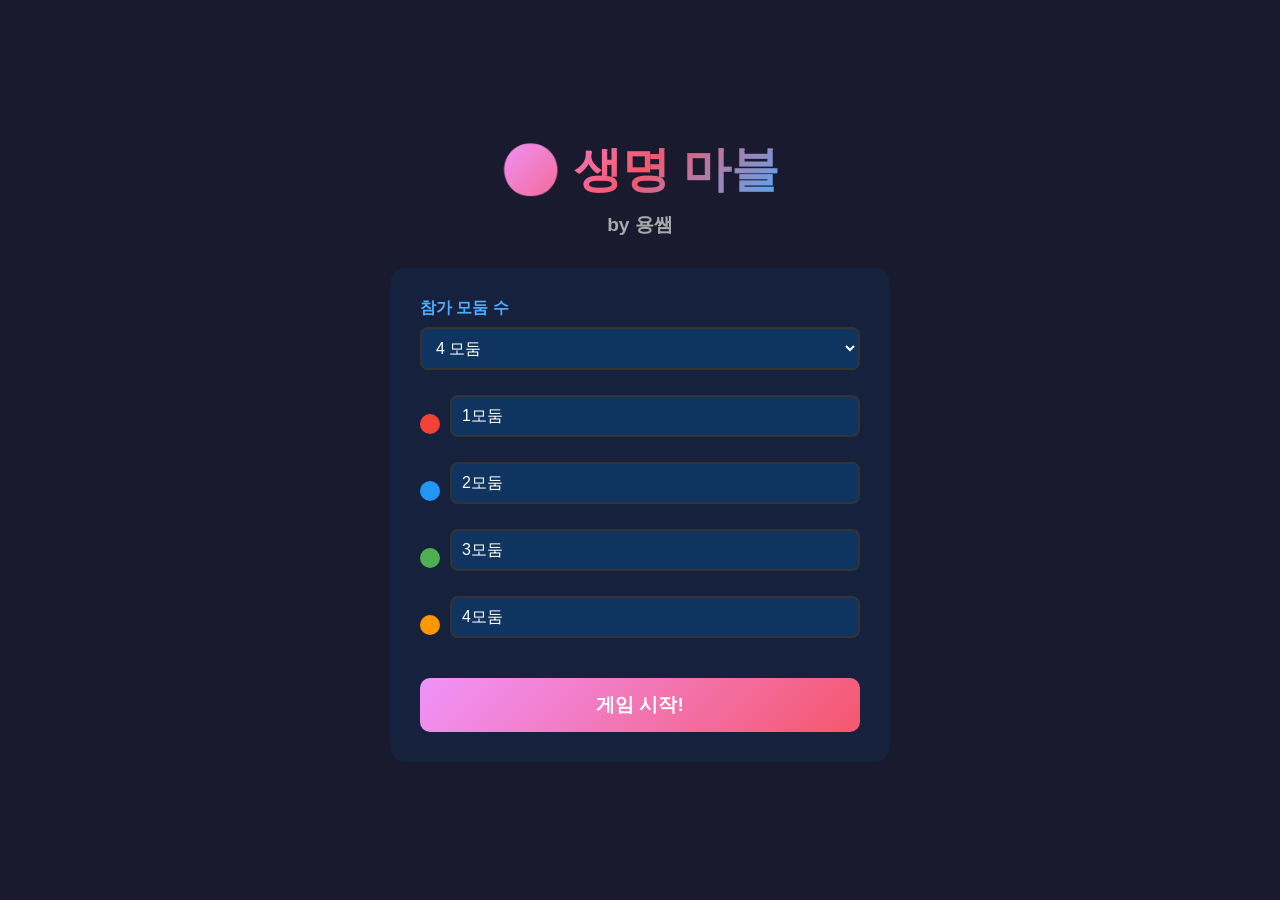
<file: 생명마블by용쌤_v.1.0.html>
<!DOCTYPE html>
<html lang="ko">
<head>
<meta charset="UTF-8">
<meta name="viewport" content="width=device-width, initial-scale=1.0">
<title>생명 마블</title>
<style>
* { margin:0; padding:0; box-sizing:border-box; }
html, body { font-family:'Segoe UI','맑은 고딕',sans-serif; background:#1a1a2e; color:#fff; height:100%; overflow:hidden; }

/* ===== SETUP ===== */
#setup-screen { display:flex; flex-direction:column; align-items:center; justify-content:center; height:100vh; padding:20px; }
#setup-screen h1 { font-size:3em; margin-bottom:10px; background:linear-gradient(135deg,#f093fb,#f5576c,#4facfe); -webkit-background-clip:text; -webkit-text-fill-color:transparent; }
#setup-screen h2 { font-size:1.2em; color:#aaa; margin-bottom:30px; }
.setup-box { background:#16213e; border-radius:16px; padding:30px; width:100%; max-width:500px; }
.setup-box label { display:block; margin-bottom:8px; font-weight:bold; color:#4facfe; }
.setup-box select,.setup-box input { width:100%; padding:10px; margin-bottom:15px; border:2px solid #333; border-radius:8px; background:#0f3460; color:#fff; font-size:1em; }
.player-name-inputs { margin-top:10px; }
.player-name-row { display:flex; align-items:center; gap:10px; margin-bottom:10px; }
.player-name-row .color-dot { width:20px; height:20px; border-radius:50%; flex-shrink:0; }
.player-name-row input { flex:1; }
#btn-start-game { width:100%; padding:14px; margin-top:15px; font-size:1.2em; font-weight:bold; border:none; border-radius:10px; background:linear-gradient(135deg,#f093fb,#f5576c); color:#fff; cursor:pointer; transition:transform .2s; }
#btn-start-game:hover { transform:scale(1.03); }

/* ===== GAME ===== */
#game-screen { display:none; height:100vh; width:100vw; padding:6px; }

/* ===== BOARD 10x6 ===== */
#board { display:grid; grid-template-columns:repeat(10,1fr); grid-template-rows:repeat(6,1fr); gap:2px; width:100%; height:100%; background:#0a0a1a; border-radius:12px; overflow:hidden; border:3px solid #444; }

/* Tiles */
.tile { position:relative; display:flex; flex-direction:column; align-items:center; justify-content:center; font-size:clamp(0.9em,1.6vw,1.25em); font-weight:bold; padding:3px; text-align:center; cursor:default; transition:filter .3s,transform .2s; overflow:hidden; }
.tile:hover { filter:brightness(1.25); transform:scale(1.03); z-index:2; }
.tile .tile-emoji { font-size:clamp(1.6em,3vw,2.8em); line-height:1; }
.tile .tile-name { margin-top:2px; line-height:1.15; word-break:keep-all; font-size:1.1em; }
.tile .tile-tax { font-size:0.85em; opacity:0.8; margin-top:1px; }
.tile .region-bar { position:absolute; top:0; left:0; right:0; height:5px; }

/* 초원 - 따뜻한 황금빛 초록 */
.tile-grassland { background:linear-gradient(180deg,#3d6b2e 0%,#2a5a1a 100%); border-bottom:3px solid #8bc34a; }
.tile-grassland .region-bar { background:linear-gradient(90deg,#8bc34a,#cddc39); }
.tile-grassland .tile-name { color:#e8f5e9; }

/* 극지방 - 차가운 얼음빛 시안 */
.tile-polar { background:linear-gradient(180deg,#1a5276 0%,#154360 100%); border-bottom:3px solid #00bcd4; }
.tile-polar .region-bar { background:linear-gradient(90deg,#00bcd4,#80deea); }
.tile-polar .tile-name { color:#e0f7fa; }

/* 바다 - 깊은 남색 */
.tile-ocean { background:linear-gradient(180deg,#1a237e 0%,#0d1642 100%); border-bottom:3px solid #42a5f5; }
.tile-ocean .region-bar { background:linear-gradient(90deg,#1565c0,#42a5f5); }
.tile-ocean .tile-name { color:#bbdefb; }

/* 삼림 - 짙은 에메랄드 */
.tile-forest { background:linear-gradient(180deg,#1b4332 0%,#0b2e1f 100%); border-bottom:3px solid #66bb6a; }
.tile-forest .region-bar { background:linear-gradient(90deg,#2e7d32,#a5d6a7); }
.tile-forest .tile-name { color:#c8e6c9; }
.tile-start { background:linear-gradient(135deg,#f093fb22,#f5576c33); border:2px solid #f5576c; }
.tile-key { background:linear-gradient(135deg,#f9a82522,#f9a82544); border:2px solid #f9a825; }
.tile-jail { background:linear-gradient(135deg,#ff572222,#ff572244); border:2px solid #ff5722; }
.tile-reserve { background:linear-gradient(135deg,#4caf5022,#4caf5044); border:2px solid #4caf50; }
.tile-travel { background:linear-gradient(135deg,#9c27b022,#9c27b044); border:2px solid #9c27b0; }

.tile-tokens { position:absolute; bottom:3px; left:3px; right:3px; display:flex; gap:2px; justify-content:center; flex-wrap:wrap; }
.token { width:32px; height:32px; border-radius:50%; border:3px solid #fff; z-index:5; box-shadow:0 0 6px rgba(0,0,0,.6), 0 0 10px rgba(255,255,255,.2); }

/* 동물원 표시 - 화려한 배너 */
.zoo-indicator { position:absolute; inset:0; pointer-events:none; display:flex; flex-direction:column; justify-content:flex-end; }
.zoo-banner { width:100%; padding:3px 0; text-align:center; font-size:clamp(0.65em,1.1vw,0.9em); font-weight:bold; color:#fff; letter-spacing:0.5px; text-shadow:0 1px 3px rgba(0,0,0,.7); }
.zoo-border { position:absolute; inset:0; border:3px solid; border-radius:3px; pointer-events:none; }

/* Lv.1 동물원 */
.zoo-lv1 .zoo-banner { background:linear-gradient(90deg,transparent,rgba(0,0,0,.5),transparent); }
.zoo-lv1 .zoo-border { border-color:currentColor; opacity:.6; }

/* Lv.2 동물원 - 빛나는 효과 */
.zoo-lv2 .zoo-banner { background:linear-gradient(90deg,transparent,rgba(255,215,0,.3),transparent); }
.zoo-lv2 .zoo-border { border-color:#ffd700; box-shadow:inset 0 0 8px rgba(255,215,0,.3), 0 0 8px rgba(255,215,0,.2); }

/* Lv.3 무적 동물원 - 빛나는 쉴드 + 애니메이션 */
.zoo-lv3 .zoo-banner { background:linear-gradient(90deg,transparent,rgba(255,215,0,.5),transparent); }
.zoo-lv3 .zoo-border { border-color:#ffd700; box-shadow:inset 0 0 12px rgba(255,215,0,.4), 0 0 12px rgba(255,215,0,.4); animation:shieldPulse 2s infinite; }
@keyframes shieldPulse { 0%,100%{box-shadow:inset 0 0 12px rgba(255,215,0,.4),0 0 12px rgba(255,215,0,.4)} 50%{box-shadow:inset 0 0 20px rgba(255,215,0,.6),0 0 20px rgba(255,215,0,.6)} }

/* 소유자 표시 코너 깃발 */
.zoo-flag { position:absolute; top:0; left:0; width:0; height:0; border-style:solid; border-width:20px 20px 0 0; z-index:3; }

/* ===== CENTER PANEL (inside board) ===== */
#center-panel {
  grid-column:2/10; grid-row:2/6;
  background:linear-gradient(135deg,#16213e,#1a1a3e);
  border-radius:8px;
  display:flex;
  gap:8px;
  padding:10px;
  overflow:hidden;
}
#center-left { flex:1; display:flex; flex-direction:column; align-items:center; justify-content:center; gap:6px; }
#center-right { flex:1; display:flex; flex-direction:column; gap:6px; overflow:hidden; }

/* Title */
#center-title { text-align:center; }
#center-title .title-emoji { font-size:2.8em; }
#center-title .title-text { font-size:1.8em; font-weight:bold; background:linear-gradient(135deg,#f093fb,#f5576c,#4facfe); -webkit-background-clip:text; -webkit-text-fill-color:transparent; }
#center-title .title-sub { color:#888; font-size:1em; margin-top:3px; }

/* Turn info */
#turn-box { text-align:center; padding:8px 0; }
#turn-box .turn-label { font-size:1em; color:#4facfe; font-weight:bold; }
#turn-box .turn-name { font-size:1.6em; font-weight:bold; }
#turn-box .turn-coins { font-size:1.2em; color:#ffd700; }

/* Dice */
#dice-box { text-align:center; }
#dice-display { display:flex; justify-content:center; gap:14px; margin:8px 0; }
.dice { width:60px; height:60px; background:#fff; border-radius:12px; display:flex; align-items:center; justify-content:center; font-size:2.2em; color:#1a1a2e; font-weight:bold; box-shadow:0 4px 14px rgba(0,0,0,.5); }
.dice.rolling { animation:shake .1s infinite; }
@keyframes shake { 0%,100%{transform:rotate(0)} 25%{transform:rotate(8deg)} 75%{transform:rotate(-8deg)} }
#dice-sum { font-size:1.2em; font-weight:bold; color:#ffd700; min-height:1.4em; }
#btn-roll { padding:10px 36px; font-size:1.1em; font-weight:bold; border:none; border-radius:10px; background:linear-gradient(135deg,#4facfe,#00f2fe); color:#1a1a2e; cursor:pointer; transition:all .2s; margin-top:6px; }
#btn-roll:hover:not(:disabled) { transform:scale(1.07); box-shadow:0 0 20px rgba(79,172,254,.5); }
#btn-roll:disabled { opacity:.35; cursor:not-allowed; }

/* Action */
#action-box { text-align:center; min-height:40px; }
.action-btn { padding:9px 18px; font-size:1em; font-weight:bold; border:none; border-radius:8px; cursor:pointer; margin:3px; color:#fff; transition:all .2s; }
.action-btn:hover:not(:disabled) { transform:scale(1.07); }
.btn-build { background:linear-gradient(135deg,#4caf50,#66bb6a); } .btn-upgrade { background:linear-gradient(135deg,#1976d2,#42a5f5); }
.btn-takeover { background:linear-gradient(135deg,#e65100,#ff9800); } .btn-pay { background:linear-gradient(135deg,#c62828,#ef5350); }
.btn-next { background:linear-gradient(135deg,#667eea,#764ba2); padding:11px 30px; font-size:1.1em; }
.btn-skip { background:#777; }

/* Players */
#players-box { flex-shrink:0; }
#players-box h4 { font-size:1em; color:#4facfe; margin-bottom:6px; font-weight:bold; }
.player-row { display:flex; align-items:center; gap:8px; padding:5px 8px; border-radius:8px; margin-bottom:3px; font-size:1em; }
.player-row.active { background:rgba(79,172,254,.2); border:2px solid #4facfe; }
.player-row.bankrupt { opacity:.35; text-decoration:line-through; }
.p-color { width:16px; height:16px; border-radius:50%; border:2px solid #fff; flex-shrink:0; }
.p-name { flex:1; font-weight:bold; }
.p-coins { color:#ffd700; font-weight:bold; }
.p-zoos { color:#4caf50; }

/* Log */
#log-box { flex:1; min-height:0; overflow:hidden; }
#log-box h4 { font-size:1em; color:#4facfe; margin-bottom:4px; font-weight:bold; }
#log-area { max-height:100%; overflow-y:auto; }
.log-entry { padding:2px 0; font-size:.9em; border-bottom:1px solid #ffffff0a; color:#ccc; }

/* ===== MODAL ===== */
#modal-overlay { display:none; position:fixed; inset:0; background:rgba(0,0,0,.7); z-index:100; align-items:center; justify-content:center; }
#modal-overlay.show { display:flex; }
#modal { background:#16213e; border-radius:16px; padding:22px; max-width:500px; width:90%; max-height:85vh; overflow-y:auto; border:2px solid #4facfe; }
#modal h2 { text-align:center; margin-bottom:10px; }
#modal .modal-emoji { text-align:center; font-size:3em; margin-bottom:6px; }
#modal .quiz-question { background:#0f3460; padding:14px; border-radius:10px; font-size:1.05em; margin:8px 0; line-height:1.6; text-align:center; }
#modal .quiz-timer { text-align:center; font-size:2em; font-weight:bold; margin:6px 0; }
#modal .quiz-timer.urgent { color:#f44336; animation:pulse .5s infinite; }
@keyframes pulse { 0%,100%{opacity:1} 50%{opacity:.5} }
#modal .quiz-answer { background:#1b5e20; padding:12px; border-radius:8px; text-align:center; font-size:1.05em; margin:8px 0; display:none; }
#modal .quiz-buttons { display:flex; gap:10px; justify-content:center; margin-top:10px; flex-wrap:wrap; }
#modal .quiz-buttons button { padding:10px 22px; font-size:1em; font-weight:bold; border:none; border-radius:8px; cursor:pointer; color:#fff; }
.btn-success { background:#4caf50; } .btn-fail { background:#f44336; } .btn-close-modal { background:#667eea; }
.key-card { background:linear-gradient(135deg,#f9a825,#ff8f00); color:#1a1a2e; padding:16px; border-radius:12px; text-align:center; font-size:1.1em; font-weight:bold; margin:10px 0; }
</style>
</head>
<body>

<!-- SETUP -->
<div id="setup-screen">
  <h1>🌍 생명 마블</h1>
  <h2>by 용쌤</h2>
  <div class="setup-box">
    <label>참가 모둠 수</label>
    <select id="player-count" onchange="updatePlayerInputs()">
      <option value="2">2 모둠</option>
      <option value="3">3 모둠</option>
      <option value="4" selected>4 모둠</option>
    </select>
    <div id="player-inputs" class="player-name-inputs"></div>
    <button id="btn-start-game" onclick="startGame()">게임 시작!</button>
  </div>
</div>

<!-- GAME -->
<div id="game-screen">
  <div id="board"></div>
</div>

<!-- MODAL -->
<div id="modal-overlay"><div id="modal"></div></div>

<script>
const PLAYER_COLORS = ['#f44336','#2196f3','#4caf50','#ff9800'];
const TILES = [
  { id:0,  name:'START',        type:'start',   region:null,     tax:0, emoji:'🏁' },
  { id:1,  name:'생물구조열쇠', type:'key',     region:null,     tax:0, emoji:'🔑' },
  { id:2,  name:'하이에나',     type:'animal',  region:'초원',   tax:1, emoji:'🦴' },
  { id:3,  name:'하마',         type:'animal',  region:'초원',   tax:1, emoji:'🦛' },
  { id:4,  name:'얼룩말',       type:'animal',  region:'초원',   tax:1, emoji:'🦓' },
  { id:5,  name:'기린',         type:'animal',  region:'초원',   tax:1, emoji:'🦒' },
  { id:6,  name:'코끼리',       type:'animal',  region:'초원',   tax:1, emoji:'🐘' },
  { id:7,  name:'생물구조열쇠', type:'key',     region:null,     tax:0, emoji:'🔑' },
  { id:8,  name:'사자',         type:'animal',  region:'초원',   tax:1, emoji:'🦁' },
  { id:9,  name:'생물보호구역', type:'reserve', region:null,     tax:0, emoji:'🏕️' },
  { id:10, name:'펭귄',         type:'animal',  region:'극지방', tax:2, emoji:'🐧' },
  { id:11, name:'생물구조열쇠', type:'key',     region:null,     tax:0, emoji:'🔑' },
  { id:12, name:'바다사자',     type:'animal',  region:'극지방', tax:2, emoji:'🦭' },
  { id:13, name:'북극곰',       type:'animal',  region:'극지방', tax:2, emoji:'🐻‍❄️' },
  { id:14, name:'감옥',         type:'jail',    region:null,     tax:0, emoji:'⛓️' },
  { id:15, name:'문어',         type:'animal',  region:'바다',   tax:3, emoji:'🐙' },
  { id:16, name:'산호',         type:'animal',  region:'바다',   tax:3, emoji:'🪸' },
  { id:17, name:'게',           type:'animal',  region:'바다',   tax:3, emoji:'🦀' },
  { id:18, name:'상어',         type:'animal',  region:'바다',   tax:3, emoji:'🦈' },
  { id:19, name:'해마',         type:'animal',  region:'바다',   tax:3, emoji:'🐴' },
  { id:20, name:'생물구조열쇠', type:'key',     region:null,     tax:0, emoji:'🔑' },
  { id:21, name:'바다거북',     type:'animal',  region:'바다',   tax:3, emoji:'🐢' },
  { id:22, name:'고래',         type:'animal',  region:'바다',   tax:3, emoji:'🐋' },
  { id:23, name:'세계동물여행', type:'travel',  region:null,     tax:0, emoji:'✈️' },
  { id:24, name:'판다',         type:'animal',  region:'삼림',   tax:4, emoji:'🐼' },
  { id:25, name:'생물구조열쇠', type:'key',     region:null,     tax:0, emoji:'🔑' },
  { id:26, name:'독수리',       type:'animal',  region:'삼림',   tax:4, emoji:'🦅' },
  { id:27, name:'호랑이',       type:'animal',  region:'삼림',   tax:4, emoji:'🐯' },
];

// 10 cols x 6 rows — START bottom-right, clockwise
// Bottom(right→left): 0-9, Left(bottom→top): 10-13, Top(left→right): 14-23, Right(top→bottom): 24-27
const TILE_POS = {
  0:[5,9], 1:[5,8], 2:[5,7], 3:[5,6], 4:[5,5], 5:[5,4], 6:[5,3], 7:[5,2], 8:[5,1], 9:[5,0],
  10:[4,0], 11:[3,0], 12:[2,0], 13:[1,0],
  14:[0,0], 15:[0,1], 16:[0,2], 17:[0,3], 18:[0,4], 19:[0,5], 20:[0,6], 21:[0,7], 22:[0,8], 23:[0,9],
  24:[1,9], 25:[2,9], 26:[3,9], 27:[4,9]
};

const QUIZZES = {
  '하이에나': { q:'일정한 지역에 같은 종의 개체가 무리를 이룬 것을 무엇이라 하는가?', a:'개체군', time:5 },
  '하마':     { q:'비생물적 요인 3개를 말하시오.', a:'빛, 공기, 온도, 물, 토양 중 3개', time:5 },
  '얼룩말':   { q:'생장 곡선에서 개체군의 생장을 억제하는 환경 요인을 무엇이라 하는가?', a:'환경 저항', time:5 },
  '기린':     { q:'질소 고정 세균의 종류 두 가지를 말하시오.', a:'뿌리혹 박테리아, 아조토박터', time:5 },
  '코끼리':   { q:'생태적 지위가 동일한 개체군은 같은 장소에 공존을 계속할 수 없다는 원리는?', a:'경쟁 배타의 원리', time:5 },
  '사자':     { q:'서식지, 먹이 등을 달리하여 경쟁을 피하는 현상을 무엇이라 하는가?', a:'분서', time:5 },
  '펭귄':     { q:'생존 곡선에서 사망률이 일정한 Ⅱ형에 해당하는 생물 예시를 2개 말하시오.', a:'히드라, 다람쥐, 조류 등', time:5 },
  '바다사자': { q:'개체군 내 상호 작용의 종류 4가지를 말하시오.', a:'텃세, 순위제, 리더제, 가족생활, 사회생활 중 4개', time:5 },
  '북극곰':   { q:'군집 내 개체군의 상호 작용의 유형 4가지를 말하시오.', a:'종간 경쟁, 분서, 상리 공생, 편리 공생, 편해 공생, 기생, 포식과 피식 중 4가지', time:5 },
  '문어':     { q:'순위제를 하는 생물 예시 3개를 말하시오.', a:'닭, 큰뿔양, 일본 원숭이', time:5 },
  '산호':     { q:'편리 공생에 해당하는 생물-생물의 예시를 말하시오.', a:'빨판 상어와 바다 거북, 혹등고래와 따개비 등', time:5 },
  '게':       { q:'상리 공생에 해당하는 생물-생물의 예시를 말하시오.', a:'흰동가리와 말미잘, 지의류, 개미와 진딧물 등', time:5 },
  '상어':     { q:'1차 천이인 건성 천이 과정에서 개척자가 어떤 생물인지 말하시오.', a:'지의류', time:5 },
  '해마':     { q:'한대 사막에 서식하는 생물 2종류를 말하시오.', a:'지의류, 이끼류', time:5 },
  '바다거북': { q:'열대우림에 주로 구성된 식물의 종류를 말하시오.', a:'상록 활엽수', time:5 },
  '고래':     { q:'식물이 흡수할 수 있는 질소의 형태를 두 가지 말하시오.', a:'암모늄 이온, 질산 이온', time:5 },
  '판다':     { q:'한라산 식물 군집의 수직 분포를 높은 고도부터 순서대로 말하시오.\n① → ② → ③ → ④ → ⑤', a:'관목대 → 침엽수림 → 혼합림 → 낙엽 활엽수림 → 상록 활엽수림', time:10 },
  '독수리':   { q:'건성 천이의 과정을 첫 시작부터 극상까지 순서대로 말하시오.\n① → ② → ③ → ④ → ⑤ → ⑥ → ⑦', a:'땅 → 지의류, 이끼류 → 초원 → 관목림 → 양수림 → 혼합림 → 음수림(극상)', time:10 },
  '호랑이':   { q:'습성 천이의 과정을 첫 시작부터 극상까지 순서대로 말하시오.\n① → ② → ③ → ④ → ⑤ → ⑥ → ⑦ → ⑧', a:'빈영양호 → 부영양호 → 이끼류, 습원 → 초원 → 관목림 → 양수림 → 혼합림 → 음수림', time:10 },
};

const GOLDEN_KEYS = [
  { text:'생물 구조에 성공했습니다! 상금 +1 코인', effect:'coins', value:1 },
  { text:'생물 구조에 성공했습니다! 상금 +2 코인', effect:'coins', value:2 },
  { text:'생물 구조에 성공했습니다! 상금 +3 코인', effect:'coins', value:3 },
  { text:'생물 구조에 성공했습니다! 상금 +5 코인', effect:'coins', value:5 },
  { text:'생물 구조에 실패했습니다... 벌금 -1 코인', effect:'coins', value:-1 },
  { text:'생물 구조에 실패했습니다... 벌금 -2 코인', effect:'coins', value:-2 },
  { text:'원하는 곳으로 이동할 수 있습니다!', effect:'teleport', value:0 },
  { text:'상대 팀의 동물원 하나를 가로챌 수 있습니다!', effect:'steal', value:0 },
  { text:'상대 팀과 우리 팀의 동물원을 교체합니다!', effect:'swap', value:0 },
  { text:'상대 팀 동물원 하나를 폐쇄합니다!', effect:'close', value:0 },
  { text:'원하는 곳에 동물원을 무상 설립!', effect:'free_zoo', value:0 },
  { text:'다음 턴에 주사위를 두 번 던집니다!', effect:'double_turn', value:0 },
];

let state = { players:[], current:0, phase:'roll', diceResult:0, doubleTurnNext:[], zoos:{}, jailTurns:{}, logs:[] };

// ===== SETUP =====
function updatePlayerInputs() {
  const n=+document.getElementById('player-count').value, div=document.getElementById('player-inputs');
  div.innerHTML='';
  for(let i=0;i<n;i++) div.innerHTML+=`<div class="player-name-row"><div class="color-dot" style="background:${PLAYER_COLORS[i]}"></div><input id="pname-${i}" placeholder="${i+1}모둠" value="${i+1}모둠"></div>`;
}
updatePlayerInputs();

function startGame() {
  const n=+document.getElementById('player-count').value;
  state={players:[],current:0,phase:'roll',diceResult:0,doubleTurnNext:[],zoos:{},jailTurns:{},logs:[]};
  for(let i=0;i<n;i++) state.players.push({name:document.getElementById(`pname-${i}`).value||`${i+1}모둠`,color:PLAYER_COLORS[i],coins:25,position:0,bankrupt:false});
  document.getElementById('setup-screen').style.display='none';
  document.getElementById('game-screen').style.display='block';
  renderBoard();
  addLog('🌍 생명 마블 게임 시작!');
  checkJailOnTurn();
}

// ===== RENDER BOARD =====
function getTileClass(t) {
  if(t.type==='start') return 'tile-start'; if(t.type==='key') return 'tile-key';
  if(t.type==='jail') return 'tile-jail'; if(t.type==='reserve') return 'tile-reserve';
  if(t.type==='travel') return 'tile-travel';
  if(t.region==='초원') return 'tile-grassland'; if(t.region==='극지방') return 'tile-polar';
  if(t.region==='바다') return 'tile-ocean'; if(t.region==='삼림') return 'tile-forest';
  return '';
}

function renderBoard() {
  const board=document.getElementById('board');
  board.innerHTML='';
  const placed=new Set();
  // Place tiles
  for(const [id,pos] of Object.entries(TILE_POS)) {
    const tile=TILES[+id], cell=document.createElement('div');
    cell.className=`tile ${getTileClass(tile)}`;
    cell.id=`tile-${tile.id}`;
    cell.style.gridRow=pos[0]+1;
    cell.style.gridColumn=pos[1]+1;
    let regionBar='';
    if(tile.region){const rc={'초원':'#66bb6a','극지방':'#4fc3f7','바다':'#1e88e5','삼림':'#2e7d32'};regionBar=`<div class="region-bar" style="background:${rc[tile.region]}"></div>`;}
    let tax=tile.tax>0?`<div class="tile-tax">${tile.region} ${tile.tax}</div>`:'';
    let nm=tile.name;
    if(tile.type==='key')nm='생물구조<br>열쇠';
    if(tile.type==='reserve')nm='생물<br>보호구역';
    if(tile.type==='travel')nm='세계<br>동물여행';
    cell.innerHTML=`${regionBar}<div class="tile-emoji">${tile.emoji}</div><div class="tile-name">${nm}</div>${tax}<div class="tile-tokens" id="tokens-${tile.id}"></div>`;
    board.appendChild(cell);
    placed.add(`${pos[0]},${pos[1]}`);
  }
  // Center panel
  const cp=document.createElement('div');
  cp.id='center-panel';
  cp.innerHTML=`
    <div id="center-left">
      <div id="center-title">
        <div class="title-emoji">🌍</div>
        <div class="title-text">생명 마블</div>
        <div class="title-sub">by 용쌤</div>
      </div>
      <div id="turn-box">
        <div class="turn-label">현재 차례</div>
        <div class="turn-name" id="current-name">-</div>
        <div class="turn-coins" id="current-coins">-</div>
      </div>
      <div id="dice-box">
        <div id="dice-display">
          <div class="dice" id="dice1">?</div>
          <div class="dice" id="dice2">?</div>
        </div>
        <div id="dice-sum"></div>
        <button id="btn-roll" onclick="rollDice()">🎲 주사위 굴리기</button>
      </div>
      <div id="action-box"></div>
    </div>
    <div id="center-right">
      <div id="players-box">
        <h4>모둠 현황</h4>
        <div id="players-list"></div>
      </div>
      <div id="log-box">
        <h4>게임 로그</h4>
        <div id="log-area"></div>
      </div>
    </div>`;
  board.appendChild(cp);
  renderTokens(); renderZoos(); renderPlayers(); updateTurnInfo();
}

function renderTokens() {
  document.querySelectorAll('.tile-tokens').forEach(el=>el.innerHTML='');
  state.players.forEach((p,i)=>{
    if(p.bankrupt)return;
    const c=document.getElementById(`tokens-${p.position}`);
    if(!c)return;
    const t=document.createElement('div');
    t.className='token'; t.style.background=p.color; t.title=p.name;
    c.appendChild(t);
  });
}

function renderZoos() {
  document.querySelectorAll('.zoo-indicator,.zoo-flag').forEach(el=>el.remove());
  Object.entries(state.zoos).forEach(([tid,zoo])=>{
    const el=document.getElementById(`tile-${tid}`);
    if(!el)return;
    const color=state.players[zoo.owner].color;
    const lvl=zoo.level;
    const lvLabels=['','⭐ Lv.1','⭐⭐ Lv.2','🛡️ 무적'];
    // Zoo indicator overlay
    const ind=document.createElement('div');
    ind.className=`zoo-indicator zoo-lv${lvl}`;
    ind.innerHTML=`<div class="zoo-border" style="border-color:${color};${lvl>=2?'border-color:#ffd700':''}"></div><div class="zoo-banner" style="background:linear-gradient(90deg,transparent,${color}cc,transparent)">${lvLabels[lvl]}</div>`;
    el.appendChild(ind);
    // Corner flag
    const flag=document.createElement('div');
    flag.className='zoo-flag';
    flag.style.borderColor=`${color} transparent transparent transparent`;
    el.appendChild(flag);
  });
}

function updateTurnInfo() {
  const p=state.players[state.current];
  const ne=document.getElementById('current-name');
  if(!ne)return;
  ne.textContent=p.name; ne.style.color=p.color;
  document.getElementById('current-coins').textContent=`💰 ${p.coins} 코인`;
  const btn=document.getElementById('btn-roll');
  if(btn) btn.disabled=(state.phase!=='roll');
}

function renderPlayers() {
  const div=document.getElementById('players-list');
  if(!div)return;
  div.innerHTML='';
  state.players.forEach((p,i)=>{
    const zc=Object.values(state.zoos).filter(z=>z.owner===i).length;
    div.innerHTML+=`<div class="player-row ${i===state.current?'active':''} ${p.bankrupt?'bankrupt':''}"><div class="p-color" style="background:${p.color}"></div><div class="p-name">${p.name}</div><div class="p-coins">💰${p.coins}</div><div class="p-zoos">🏛️${zc}</div></div>`;
  });
}

function addLog(msg) {
  state.logs.unshift(msg);
  if(state.logs.length>40)state.logs.pop();
  const d=document.getElementById('log-area');
  if(d) d.innerHTML=state.logs.map(l=>`<div class="log-entry">${l}</div>`).join('');
}

// ===== DICE (2 dice) =====
function rollDice() {
  if(state.phase!=='roll')return;
  state.phase='rolling';
  document.getElementById('btn-roll').disabled=true;
  const d1=document.getElementById('dice1'),d2=document.getElementById('dice2'),sm=document.getElementById('dice-sum');
  d1.classList.add('rolling'); d2.classList.add('rolling'); sm.textContent='';
  const faces=['⚀','⚁','⚂','⚃','⚄','⚅'];
  let c=0;
  const iv=setInterval(()=>{
    d1.textContent=faces[Math.floor(Math.random()*6)];
    d2.textContent=faces[Math.floor(Math.random()*6)];
    if(++c>15){
      clearInterval(iv);
      const r1=Math.floor(Math.random()*6)+1, r2=Math.floor(Math.random()*6)+1, total=r1+r2;
      d1.textContent=faces[r1-1]; d2.textContent=faces[r2-1];
      d1.classList.remove('rolling'); d2.classList.remove('rolling');
      state.diceResult=total;
      sm.textContent=`${r1} + ${r2} = ${total}`;
      addLog(`🎲 ${state.players[state.current].name}: [${r1}]+[${r2}] = ${total}칸`);
      setTimeout(()=>movePlayer(total),400);
    }
  },80);
}

// ===== MOVEMENT =====
function movePlayer(steps) {
  state.phase='moving';
  const p=state.players[state.current];
  let moved=0;
  const iv=setInterval(()=>{
    moved++; p.position=(p.position+1)%28;
    if(p.position===0&&moved<steps){p.coins+=2;addLog(`🏁 ${p.name} START 통과 +2코인`);}
    renderTokens(); highlightTile(p.position);
    if(moved>=steps){clearInterval(iv);setTimeout(()=>handleLanding(),300);}
  },180);
}

function highlightTile(id) {
  document.querySelectorAll('.tile').forEach(t=>t.style.boxShadow='');
  const el=document.getElementById(`tile-${id}`);
  if(el)el.style.boxShadow='0 0 15px 5px rgba(255,255,255,0.5)';
}

// ===== LANDING =====
function handleLanding() {
  const p=state.players[state.current],tile=TILES[p.position];
  highlightTile(p.position);
  switch(tile.type){
    case 'start': p.coins+=3; addLog(`🏁 ${p.name} START 도착! +3코인`); showNextTurn(); break;
    case 'key': drawGoldenKey(); break;
    case 'animal': handleAnimal(tile); break;
    case 'jail': handleJail(); break;
    case 'reserve':
      addLog(`🏕️ ${p.name} 생물 보호 구역 — 안전 지대!`);
      showModal('🏕️','생물 보호 구역','<p>안전 지대입니다. 편히 쉬어가세요!</p>',[{text:'확인',class:'btn-close-modal',action(){closeModal();showNextTurn();}}]);
      break;
    case 'travel': handleTravel(); break;
  }
  renderPlayers(); updateTurnInfo();
}

function handleAnimal(tile) {
  const zoo=state.zoos[tile.id];
  if(zoo&&zoo.owner===state.current) handleOwnZoo(tile,zoo);
  else if(zoo) handleOpponentZoo(tile,zoo);
  else startQuiz(tile,'build');
}

// ===== QUIZ =====
function startQuiz(tile,purpose) {
  const quiz=QUIZZES[tile.name];
  if(!quiz){showNextTurn();return;}
  state.phase='quiz';
  let timeLeft=quiz.time;
  showModal(tile.emoji,`${tile.name} 미션!`,`<div class="quiz-question">${quiz.q.replace(/\n/g,'<br>')}</div><div class="quiz-timer" id="quiz-timer">${timeLeft}초</div><div class="quiz-answer" id="quiz-answer">정답: ${quiz.a}</div>`,[],false);
  const timer=setInterval(()=>{
    timeLeft--;
    const el=document.getElementById('quiz-timer');
    if(el){el.textContent=`${timeLeft}초`;if(timeLeft<=2)el.classList.add('urgent');}
    if(timeLeft<=0){clearInterval(timer);showQuizResult(tile,purpose);}
  },1000);
  state._qt=timer;
}

function showQuizResult(tile,purpose) {
  if(state._qt)clearInterval(state._qt);
  const a=document.getElementById('quiz-answer');if(a)a.style.display='block';
  const d=document.createElement('div');d.className='quiz-buttons';
  d.innerHTML=`<button class="btn-success" onclick="quizResult(true,${tile.id},'${purpose}')">⭕ 성공!</button><button class="btn-fail" onclick="quizResult(false,${tile.id},'${purpose}')">❌ 실패...</button>`;
  document.getElementById('modal').appendChild(d);
}

function quizResult(ok,tileId,purpose) {
  closeModal();
  const tile=TILES[tileId],p=state.players[state.current];
  addLog(`${ok?'⭕':'❌'} ${p.name} 미션 ${ok?'성공':'실패'}!`);
  if(purpose==='build') buildAfterQuiz(tile,ok);
  else if(purpose==='toll') tollAfterQuiz(tile,ok);
}

function buildAfterQuiz(tile,ok) {
  const p=state.players[state.current],cost=ok?2:(2+tile.tax);
  if(p.coins>=cost){
    showAction([
      {text:`🏛️ 동물원 건설 (${cost}코인)`,class:'action-btn btn-build',action(){p.coins-=cost;state.zoos[tile.id]={owner:state.current,level:1};addLog(`🏛️ ${p.name} ${tile.name} 동물원 건설! -${cost}코인`);renderBoard();showNextTurn();}},
      {text:'건너뛰기',class:'action-btn btn-skip',action(){showNextTurn();}}
    ]);
  } else { addLog(`💸 코인 부족`); showNextTurn(); }
}

function handleOpponentZoo(tile,zoo) {
  addLog(`🏛️ ${state.players[state.current].name} → ${state.players[zoo.owner].name}의 ${tile.name}`);
  startQuiz(tile,'toll');
}

function tollAfterQuiz(tile,ok) {
  const p=state.players[state.current],zoo=state.zoos[tile.id];
  if(!zoo){showNextTurn();return;}
  const owner=state.players[zoo.owner],mult=zoo.level>=2?2:1;
  const toll=ok?(tile.tax+2)*mult:(tile.tax+2+2)*mult;
  addLog(`💰 관람비: ${toll}코인`);
  const acts=[{text:`💰 관람비 ${toll}코인 지불`,class:'action-btn btn-pay',action(){
    const paid=Math.min(toll,p.coins);p.coins-=paid;owner.coins+=paid;
    addLog(`💰 ${p.name}→${owner.name}: ${paid}코인`);
    if(p.coins<=0){p.coins=0;checkBankrupt(state.current);}
    renderPlayers();updateTurnInfo();showNextTurn();
  }}];
  if(ok&&zoo.level<3){const tc=toll*2;if(p.coins>=tc)acts.push({text:`🔄 인수 (${tc}코인)`,class:'action-btn btn-takeover',action(){
    p.coins-=tc;owner.coins+=tc;zoo.owner=state.current;zoo.level=Math.min(zoo.level+1,3);
    addLog(`🔄 ${p.name} ${tile.name} 인수!`);renderBoard();showNextTurn();
  }});}
  showAction(acts);
}

function handleOwnZoo(tile,zoo) {
  const p=state.players[state.current];
  if(zoo.level>=3){addLog(`🛡️ ${tile.name} 이미 무적!`);showNextTurn();return;}
  const cost=2+tile.tax;
  if(p.coins>=cost){
    showAction([
      {text:`⬆️ 업그레이드 Lv.${zoo.level+1} (${cost}코인)${zoo.level+1===3?' 🛡️무적!':''}`,class:'action-btn btn-upgrade',action(){
        p.coins-=cost;zoo.level++;addLog(`⬆️ ${p.name} ${tile.name} Lv.${zoo.level}${zoo.level===3?' 🛡️무적!':''}`);renderBoard();showNextTurn();
      }},
      {text:'건너뛰기',class:'action-btn btn-skip',action(){showNextTurn();}}
    ]);
  } else { addLog('💸 업그레이드 코인 부족'); showNextTurn(); }
}

// ===== JAIL =====
function handleJail() {
  const p=state.players[state.current];
  state.jailTurns[state.current]=2;
  addLog(`⛓️ ${p.name} 감옥! (2턴 정지 또는 3코인 탈출)`);
  const btns=[{text:'감옥에서 대기',class:'btn-fail',action(){closeModal();showNextTurn();}}];
  if(p.coins>=3)btns.unshift({text:'💰 3코인 탈출',class:'btn-success',action(){p.coins-=3;delete state.jailTurns[state.current];addLog(`💰 ${p.name} 감옥 탈출!`);closeModal();renderPlayers();updateTurnInfo();showNextTurn();}});
  showModal('⛓️','감옥!','<p>2턴 정지 또는 3코인으로 즉시 탈출</p>',btns);
}

function checkJailOnTurn() {
  const p=state.players[state.current];
  if(p.bankrupt){nextTurn();return;}
  if(state.jailTurns[state.current]!==undefined){
    if(state.jailTurns[state.current]<=0){delete state.jailTurns[state.current];addLog(`🔓 ${p.name} 석방!`);state.phase='roll';updateTurnInfo();}
    else{
      state.jailTurns[state.current]--;
      addLog(`⛓️ ${p.name} 감옥 (${state.jailTurns[state.current]}턴 남음)`);
      if(p.coins>=3){
        showModal('⛓️','감옥',`<p>${state.jailTurns[state.current]}턴 남음</p>`,[
          {text:'💰 3코인 탈출',class:'btn-success',action(){p.coins-=3;delete state.jailTurns[state.current];addLog(`💰 ${p.name} 탈출!`);closeModal();renderPlayers();updateTurnInfo();state.phase='roll';updateTurnInfo();}},
          {text:'대기',class:'btn-fail',action(){closeModal();showNextTurn();}}
        ]);
      } else showNextTurn();
    }
  } else { state.phase='roll'; updateTurnInfo(); }
}

// ===== TRAVEL =====
function handleTravel() {
  addLog(`✈️ ${state.players[state.current].name} 세계 동물 여행!`);
  showTeleport();
}

function showTeleport() {
  const opts=TILES.filter(t=>t.type==='animal').map(t=>
    `<button style="margin:3px;padding:5px 9px;border:none;border-radius:6px;background:#0f3460;color:#fff;cursor:pointer;font-size:.9em" onclick="teleportTo(${t.id})">${t.emoji} ${t.name}</button>`
  ).join('');
  showModal('✈️','세계 동물 여행',`<p>이동할 칸 선택:</p><div style="display:flex;flex-wrap:wrap;justify-content:center;gap:3px;margin-top:8px">${opts}</div>`,[],false);
}

function teleportTo(id) {
  closeModal();state.players[state.current].position=id;
  addLog(`✈️ → ${TILES[id].name}`);renderTokens();handleLanding();
}

// ===== GOLDEN KEY =====
function drawGoldenKey() {
  const p=state.players[state.current],card=GOLDEN_KEYS[Math.floor(Math.random()*GOLDEN_KEYS.length)];
  addLog(`🔑 ${p.name} 생물 구조 열쇠!`);
  const ch=`<div class="key-card">🔑 ${card.text}</div>`;
  switch(card.effect){
    case 'coins':
      p.coins=Math.max(0,p.coins+card.value);addLog(`💰 ${card.value>0?'+':''}${card.value}코인`);
      if(p.coins<=0)checkBankrupt(state.current);
      showModal('🔑','생물 구조 열쇠',ch,[{text:'확인',class:'btn-close-modal',action(){closeModal();renderPlayers();updateTurnInfo();showNextTurn();}}]);break;
    case 'teleport':showModal('🔑','생물 구조 열쇠',ch,[{text:'이동할 곳 선택',class:'btn-success',action(){closeModal();showTeleport();}}]);break;
    case 'double_turn':state.doubleTurnNext.push(state.current);showModal('🔑','생물 구조 열쇠',ch,[{text:'확인',class:'btn-close-modal',action(){closeModal();showNextTurn();}}]);break;
    case 'steal':showZooPick('steal',ch);break;
    case 'close':showZooPick('close',ch);break;
    case 'swap':showZooPick('swap',ch);break;
    case 'free_zoo':showFreeZooPick(ch);break;
  }
}

function showZooPick(action,ch) {
  const zoos=Object.entries(state.zoos).filter(([,z])=>z.owner!==state.current&&z.level<3)
    .map(([tid,z])=>{const t=TILES[+tid],o=state.players[z.owner];return `<button style="margin:3px;padding:5px 9px;border:none;border-radius:6px;background:${o.color};color:#fff;cursor:pointer" onclick="zooAction('${action}',${tid})">${t.emoji} ${t.name}(${o.name})</button>`;});
  if(!zoos.length){showModal('🔑','생물 구조 열쇠',`${ch}<p>대상 없음</p>`,[{text:'확인',class:'btn-close-modal',action(){closeModal();showNextTurn();}}]);return;}
  const lb=action==='steal'?'가로챌':action==='close'?'폐쇄할':'교체할';
  showModal('🔑','생물 구조 열쇠',`${ch}<p>${lb} 동물원 선택:</p><div style="display:flex;flex-wrap:wrap;justify-content:center;gap:3px;margin-top:6px">${zoos.join('')}</div>`,[],false);
}

function zooAction(action,tid) {
  closeModal();const p=state.players[state.current],t=TILES[tid],z=state.zoos[tid];
  if(!z){showNextTurn();return;}
  if(action==='steal'){addLog(`🔑 ${p.name} ${state.players[z.owner].name}의 ${t.name} 가로챔!`);z.owner=state.current;}
  else if(action==='close'){addLog(`🔑 ${p.name} ${state.players[z.owner].name}의 ${t.name} 폐쇄!`);delete state.zoos[tid];}
  else if(action==='swap'){showSwapPick(tid);return;}
  renderBoard();showNextTurn();
}

function showSwapPick(targetId) {
  const my=Object.entries(state.zoos).filter(([,z])=>z.owner===state.current)
    .map(([tid])=>`<button style="margin:3px;padding:5px 9px;border:none;border-radius:6px;background:#2196f3;color:#fff;cursor:pointer" onclick="doSwap(${targetId},${tid})">${TILES[+tid].emoji} ${TILES[+tid].name}</button>`);
  if(!my.length){addLog('교체할 동물원 없음');showNextTurn();return;}
  showModal('🔄','교체할 내 동물원',`<div style="display:flex;flex-wrap:wrap;justify-content:center;gap:3px;margin-top:6px">${my.join('')}</div>`,[],false);
}

function doSwap(a,b) {
  closeModal();const za=state.zoos[a],zb=state.zoos[b],tmp=za.owner;za.owner=zb.owner;zb.owner=tmp;
  addLog(`🔄 ${TILES[a].name} ↔ ${TILES[b].name}`);renderBoard();showNextTurn();
}

function showFreeZooPick(ch) {
  const empty=TILES.filter(t=>t.type==='animal'&&!state.zoos[t.id])
    .map(t=>`<button style="margin:3px;padding:5px 9px;border:none;border-radius:6px;background:#4caf50;color:#fff;cursor:pointer" onclick="freeBuild(${t.id})">${t.emoji} ${t.name}</button>`);
  if(!empty.length){showModal('🔑','생물 구조 열쇠',`${ch}<p>빈 칸 없음</p>`,[{text:'확인',class:'btn-close-modal',action(){closeModal();showNextTurn();}}]);return;}
  showModal('🔑','무상 건설',`${ch}<div style="display:flex;flex-wrap:wrap;justify-content:center;gap:3px;margin-top:6px">${empty.join('')}</div>`,[],false);
}

function freeBuild(id) {
  closeModal();state.zoos[id]={owner:state.current,level:1};
  addLog(`🏛️ ${state.players[state.current].name} ${TILES[id].name} 무상 건설!`);renderBoard();showNextTurn();
}

// ===== BANKRUPT =====
function checkBankrupt(idx) {
  const p=state.players[idx];
  if(p.coins<=0){p.bankrupt=true;p.coins=0;
    Object.keys(state.zoos).forEach(t=>{if(state.zoos[t].owner===idx)delete state.zoos[t];});
    addLog(`💀 ${p.name} 파산!`);renderBoard();
    const alive=state.players.filter(p=>!p.bankrupt);
    if(alive.length<=1){state.phase='ended';showModal('🏆','게임 종료!',`<div style="text-align:center;font-size:1.5em;margin:20px 0">${alive[0]?.name||'???'} 우승! 🎉</div>`,[{text:'새 게임',class:'btn-success',action(){closeModal();location.reload();}}]);}
  }
}

// ===== TURNS =====
function showNextTurn() {
  state.phase='action';
  showAction([{text:'➡️ 다음 턴',class:'action-btn btn-next',action(){nextTurn();}}]);
}

function showAction(acts) {
  const box=document.getElementById('action-box');
  if(!box)return;
  box.innerHTML='';
  acts.forEach(a=>{const b=document.createElement('button');b.className=a.class;b.textContent=a.text;b.onclick=()=>{box.innerHTML='';a.action();};box.appendChild(b);});
}

function nextTurn() {
  const ab=document.getElementById('action-box');if(ab)ab.innerHTML='';
  highlightTile(-1);
  const di=state.doubleTurnNext.indexOf(state.current);
  if(di!==-1){state.doubleTurnNext.splice(di,1);addLog(`🎲 ${state.players[state.current].name} 주사위 한 번 더!`);state.phase='roll';updateTurnInfo();return;}
  let next=(state.current+1)%state.players.length,s=0;
  while(state.players[next].bankrupt&&s<state.players.length){next=(next+1)%state.players.length;s++;}
  state.current=next;state.phase='roll';
  renderPlayers();updateTurnInfo();checkJailOnTurn();
}

// ===== MODAL =====
function showModal(emoji,title,content,buttons=[]) {
  const m=document.getElementById('modal'),o=document.getElementById('modal-overlay');
  const bh=buttons.map(b=>`<button class="${b.class}" style="padding:10px 20px;font-size:1em;font-weight:bold;border:none;border-radius:8px;cursor:pointer;color:#fff;margin:4px">${b.text}</button>`).join('');
  m.innerHTML=`<div class="modal-emoji">${emoji}</div><h2>${title}</h2>${content}<div class="quiz-buttons" id="modal-buttons">${bh}</div>`;
  const els=m.querySelectorAll('#modal-buttons button');
  buttons.forEach((b,i)=>{if(els[i])els[i].onclick=b.action;});
  o.classList.add('show');
}

function closeModal() {
  document.getElementById('modal-overlay').classList.remove('show');
  if(state._qt){clearInterval(state._qt);state._qt=null;}
}
</script>
</body>
</html>
</file>
<file: css/game.css>
/* ===== RESET & BASE ===== */
* { margin: 0; padding: 0; box-sizing: border-box; }
html, body {
  font-family: 'Segoe UI', 'Malgun Gothic', '맑은 고딕', sans-serif;
  background: #1a1a2e;
  color: #fff;
  height: 100%;
  overflow: hidden;
  font-size: 18px;
}

/* ===== SETUP SCREEN ===== */
#setup-screen {
  display: flex; flex-direction: column;
  align-items: center; justify-content: center;
  min-height: 100vh; padding: 16px;
  overflow-y: auto;
}
#setup-screen .title-row {
  display: flex; align-items: baseline; justify-content: center;
  gap: 14px; margin-bottom: 18px;
  flex-wrap: wrap;
  white-space: nowrap;
}
#setup-screen .title-emoji {
  font-size: 2.4em;
  line-height: 1;
  /* deliberately NOT inside the gradient h1 so the emoji renders in color */
}
#setup-screen h1 {
  font-size: 2.8em;
  line-height: 1.1;
  background: linear-gradient(135deg, #f093fb, #f5576c, #4facfe);
  -webkit-background-clip: text; -webkit-text-fill-color: transparent;
  background-clip: text;
  margin: 0;
}
#setup-screen .title-by {
  font-size: 0.9em; color: #aaa; font-weight: 500;
  flex-basis: 100%; text-align: center; margin-top: -4px;
}
.setup-box {
  background: #16213e; border-radius: 18px;
  padding: 24px 28px; width: 100%; max-width: 520px;
  box-shadow: 0 10px 40px rgba(0,0,0,0.5);
}
.setup-box label {
  display: block; margin-bottom: 6px;
  font-weight: bold; color: #4facfe; font-size: 1em;
}
.setup-box select, .setup-box input {
  width: 100%; padding: 10px 12px; margin-bottom: 10px;
  border: 2px solid #333; border-radius: 10px;
  background: #0f3460; color: #fff;
  font-size: 1em; font-family: inherit;
}
.player-name-row {
  display: flex; align-items: center; gap: 10px; margin-bottom: 8px;
}
.player-name-row .color-dot {
  width: 30px; height: 30px; border-radius: 50%;
  display: flex; align-items: center; justify-content: center;
  font-size: 1.2em; flex-shrink: 0;
  border: 2px solid #fff;
}
.player-name-row input { flex: 1; margin-bottom: 0; }
#btn-start-game {
  width: 100%; padding: 13px; margin-top: 10px;
  font-size: 1.2em; font-weight: bold;
  border: none; border-radius: 12px;
  background: linear-gradient(135deg, #f093fb, #f5576c);
  color: #fff; cursor: pointer;
  transition: transform .2s, box-shadow .2s;
}
#btn-start-game:hover {
  transform: scale(1.04);
  box-shadow: 0 8px 30px rgba(245, 87, 108, 0.5);
}
.setup-footer {
  margin-top: 12px; text-align: center;
  color: #888; font-size: 0.9em;
  display: flex; justify-content: center; gap: 18px; flex-wrap: wrap;
}
.setup-footer a { color: #4facfe; text-decoration: none; }
.setup-footer a:hover { text-decoration: underline; }

/* ===== GAME SCREEN ===== */
#game-screen { display: none; height: 100vh; width: 100vw; padding: 8px; }

/* ===== BOARD 10x6 ===== */
#board {
  display: grid;
  grid-template-columns: repeat(10, 1fr);
  grid-template-rows: repeat(6, 1fr);
  gap: 3px;
  width: 100%; height: 100%;
  background: #0a0a1a;
  border-radius: 14px;
  overflow: hidden;
  border: 3px solid #444;
  perspective: 1000px;
}

/* ===== TILES ===== */
.tile {
  position: relative;
  display: flex; flex-direction: column;
  align-items: center; justify-content: center;
  font-weight: bold; padding: 4px;
  text-align: center;
  transition: filter .3s, transform .2s;
  overflow: hidden;
}
.tile:hover { filter: brightness(1.2); transform: scale(1.02); z-index: 2; }
.tile .tile-emoji { font-size: clamp(1.8em, 3.2vw, 3em); line-height: 1; }

/* Default tile label: name above tax, both centered */
.tile .tile-label {
  display: flex;
  flex-direction: column;
  align-items: center;
  gap: 2px;
  margin-top: 3px;
}
.tile .tile-name {
  line-height: 1.15;
  word-break: keep-all;
  font-size: clamp(0.9em, 1.3vw, 1.15em);
}
.tile .tile-tax {
  font-size: clamp(0.7em, 1vw, 0.9em);
  opacity: 0.85;
  background: rgba(0,0,0,0.3);
  padding: 1px 8px; border-radius: 8px;
  white-space: nowrap;
}

/* When a zoo is built: hide emoji, stack everything into a single-line pill at bottom */
.tile:has(.zoo-indicator) { padding-top: 54%; }
.tile:has(.zoo-indicator) .tile-emoji { display: none; }
.tile:has(.zoo-indicator) .tile-label {
  flex-direction: row;
  gap: 5px;
  flex-wrap: nowrap;
  justify-content: center;
  align-items: center;
  background: rgba(0,0,0,0.65);
  padding: 2px 6px;
  border-radius: 6px;
  margin-top: 0;
  max-width: 96%;
}
.tile:has(.zoo-indicator) .tile-name {
  font-size: clamp(0.8em, 1.1vw, 1em);
  font-weight: 900;
}
.tile:has(.zoo-indicator) .tile-tax {
  font-size: clamp(0.65em, 0.9vw, 0.8em);
  background: transparent;
  padding: 0;
  opacity: 0.9;
  font-weight: 700;
}
.tile .region-bar { position: absolute; top: 0; left: 0; right: 0; height: 6px; }

/* Region themes */
.tile-grassland { background: linear-gradient(180deg, #3d6b2e 0%, #2a5a1a 100%); border-bottom: 3px solid #8bc34a; }
.tile-grassland .region-bar { background: linear-gradient(90deg, #8bc34a, #cddc39); }
.tile-grassland .tile-name { color: #e8f5e9; }

.tile-polar { background: linear-gradient(180deg, #1a5276 0%, #154360 100%); border-bottom: 3px solid #00bcd4; }
.tile-polar .region-bar { background: linear-gradient(90deg, #00bcd4, #80deea); }
.tile-polar .tile-name { color: #e0f7fa; }

.tile-ocean { background: linear-gradient(180deg, #1a237e 0%, #0d1642 100%); border-bottom: 3px solid #42a5f5; }
.tile-ocean .region-bar { background: linear-gradient(90deg, #1565c0, #42a5f5); }
.tile-ocean .tile-name { color: #bbdefb; }

.tile-forest { background: linear-gradient(180deg, #1b4332 0%, #0b2e1f 100%); border-bottom: 3px solid #66bb6a; }
.tile-forest .region-bar { background: linear-gradient(90deg, #2e7d32, #a5d6a7); }
.tile-forest .tile-name { color: #c8e6c9; }

.tile-start { background: linear-gradient(135deg, #f093fb33, #f5576c55); border: 3px solid #f5576c; }
.tile-key { background: linear-gradient(135deg, #f9a82533, #f9a82555); border: 3px solid #f9a825; }
.tile-jail { background: linear-gradient(135deg, #ff572233, #ff572255); border: 3px solid #ff5722; }
.tile-reserve { background: linear-gradient(135deg, #4caf5033, #4caf5055); border: 3px solid #4caf50; }
.tile-travel { background: linear-gradient(135deg, #9c27b033, #9c27b055); border: 3px solid #9c27b0; }

/* ===== TOKENS (large emoji characters) ===== */
.tile-tokens {
  position: absolute; inset: auto 4px 6px 4px;
  display: flex; gap: 3px;
  justify-content: center; flex-wrap: wrap;
  z-index: 6;
}
.token {
  width: clamp(38px, 4.2vw, 56px);
  height: clamp(38px, 4.2vw, 56px);
  border-radius: 50%;
  display: flex; align-items: center; justify-content: center;
  font-size: clamp(1.4em, 2.4vw, 2em);
  background: rgba(255,255,255,0.95);
  border: 4px solid;
  box-shadow: 0 4px 12px rgba(0,0,0,.6), 0 0 0 2px rgba(255,255,255,0.3) inset;
  animation: tokenBob 2.4s ease-in-out infinite;
  position: relative;
}
.token.moving { animation: tokenHop 0.28s ease-out; }
@keyframes tokenBob { 0%, 100% { transform: translateY(0); } 50% { transform: translateY(-3px); } }
@keyframes tokenHop { 0% { transform: translateY(0) scale(1); } 50% { transform: translateY(-16px) scale(1.15); } 100% { transform: translateY(0) scale(1); } }

/* Active turn spotlight — current player's token gets a red neon halo and a
   red neon arrow that breathes above it. The arrow is a pseudo-element on the
   token itself, so it follows the token automatically on every board step. */
.token.active-turn {
  z-index: 20;
  animation: activePulse 1.2s ease-in-out infinite;
}
.token.active-turn::after {
  content: '▼';
  position: absolute;
  top: -24px; left: 50%;
  font-size: 1.25em;
  line-height: 1;
  color: #ff1744;
  text-shadow:
    0 0 4px #fff,
    0 0 10px #ff1744,
    0 0 20px #ff1744,
    0 0 34px #ff0055;
  animation: arrowBreathe 0.9s ease-in-out infinite;
  pointer-events: none;
}
@keyframes activePulse {
  0%, 100% {
    box-shadow:
      0 0 0 3px rgba(255, 23, 68, 0.95),
      0 0 16px 4px rgba(255, 23, 68, 0.7),
      0 4px 12px rgba(0,0,0,0.6);
    transform: translateY(0) scale(1);
  }
  50% {
    box-shadow:
      0 0 0 4px rgba(255, 23, 68, 1),
      0 0 32px 12px rgba(255, 23, 68, 0.95),
      0 4px 12px rgba(0,0,0,0.6);
    transform: translateY(-3px) scale(1.1);
  }
}
/* Arrow grows and shrinks in place — must re-state translateX(-50%)
   because a transform animation replaces the element's static transform. */
@keyframes arrowBreathe {
  0%, 100% { transform: translateX(-50%) translateY(0)    scale(1);    opacity: .9; }
  50%      { transform: translateX(-50%) translateY(-5px) scale(1.35); opacity: 1;  }
}

/* ===== 놀이공원 스타일 동물원 — 상단 절반에 배치해 동물 이름 보이게 ===== */
.zoo-indicator {
  position: absolute;
  top: 4px; left: 0; right: 0;
  pointer-events: none;
  display: flex; align-items: flex-start; justify-content: center;
  perspective: 600px;
  z-index: 2;
  height: 52%;
}
.zoo-park {
  position: relative;
  width: 64%; height: 100%;
  border-radius: 10px;
  background:
    radial-gradient(circle at 50% 30%, color-mix(in srgb, var(--zoo-color) 45%, transparent), transparent 70%),
    linear-gradient(180deg,
      color-mix(in srgb, var(--zoo-color) 35%, #101020),
      color-mix(in srgb, var(--zoo-color) 70%, #101020));
  border: 2px solid var(--zoo-color);
  box-shadow:
    inset 0 -3px 6px rgba(0,0,0,0.35),
    inset 0 2px 4px rgba(255,255,255,0.15),
    0 4px 10px rgba(0,0,0,0.55);
  display: flex; align-items: center; justify-content: center;
  animation: zooPop 0.65s cubic-bezier(.34,1.56,.64,1);
  overflow: hidden;
}
@keyframes zooPop {
  0%   { transform: translateY(30%) scale(0.3); opacity: 0; }
  60%  { transform: translateY(-5%) scale(1.1); opacity: 1; }
  100% { transform: translateY(0) scale(1); opacity: 1; }
}
.zoo-ride {
  font-size: clamp(1.3em, 2.5vw, 2.1em);
  filter: drop-shadow(0 2px 3px rgba(0,0,0,0.7));
  animation: zooRideBob 2.4s ease-in-out infinite;
}
@keyframes zooRideBob {
  0%, 100% { transform: translateY(0) rotate(-2deg); }
  50%      { transform: translateY(-4px) rotate(2deg); }
}

/* Sparkles for Lv.2+ */
.zoo-sparkle {
  position: absolute;
  font-size: clamp(0.7em, 1.2vw, 1em);
  filter: drop-shadow(0 0 4px gold);
  animation: sparkleTwinkle 1.6s ease-in-out infinite;
}
.zoo-sparkle.s1 { top: 6%;  left: 8%;  animation-delay: 0s;   }
.zoo-sparkle.s2 { top: 8%;  right: 8%; animation-delay: .4s;  }
.zoo-sparkle.s3 { bottom: 10%; left: 10%; animation-delay: .8s; }
.zoo-sparkle.s4 { bottom: 8%; right: 10%; animation-delay: 1.2s; }
@keyframes sparkleTwinkle {
  0%, 100% { opacity: 0.2; transform: scale(0.8); }
  50%      { opacity: 1;   transform: scale(1.3); }
}

/* Level 2 — golden shine + shield (takeover-proof) */
.zoo-lv2 .zoo-park {
  border-color: #ffd700;
  box-shadow:
    inset 0 -4px 8px rgba(0,0,0,0.35),
    inset 0 2px 6px rgba(255,255,255,0.25),
    0 0 14px rgba(255, 215, 0, 0.6),
    0 6px 14px rgba(0,0,0,0.55);
}
.zoo-lv2 .zoo-ride { animation-duration: 1.6s; }
.zoo-lv2::before {
  content: '🛡️';
  position: absolute;
  top: -6%; left: 50%;
  transform: translateX(-50%);
  font-size: clamp(0.75em, 1.1vw, 1em);
  filter: drop-shadow(0 0 4px rgba(79, 172, 254, 0.9));
  z-index: 3;
}

/* Level 3 — invincible castle */
.zoo-lv3 .zoo-park {
  border-color: #ffd700;
  border-width: 4px;
  background:
    radial-gradient(circle at 50% 30%, rgba(255,215,0,0.5), transparent 70%),
    linear-gradient(180deg, #c49000, #8b6508);
  animation: zooGlow 2s infinite ease-in-out;
}
@keyframes zooGlow {
  0%, 100% { box-shadow: inset 0 -4px 8px rgba(0,0,0,0.4), 0 0 18px rgba(255, 215, 0, 0.7), 0 6px 14px rgba(0,0,0,0.55); }
  50%      { box-shadow: inset 0 -4px 8px rgba(0,0,0,0.4), 0 0 34px rgba(255, 215, 0, 1),   0 6px 14px rgba(0,0,0,0.55); }
}
.zoo-lv3 .zoo-ride { animation-duration: 1.2s; }
.zoo-lv3::before {
  content: '🛡️';
  position: absolute;
  top: -4%; left: 50%;
  transform: translateX(-50%);
  font-size: clamp(0.9em, 1.5vw, 1.3em);
  filter: drop-shadow(0 0 6px gold);
  z-index: 3;
}

/* Reserve pool badge */
.reserve-pool {
  position: absolute;
  top: 3px; right: 3px;
  background: rgba(0,0,0,0.55);
  color: #ffd700;
  padding: 2px 6px;
  border-radius: 8px;
  font-size: clamp(0.65em, 0.9vw, 0.85em);
  font-weight: 900;
  border: 1px solid #ffd700;
  z-index: 4;
  transition: transform .2s;
}
.reserve-pool.has-pool {
  animation: reservePulse 1.5s infinite;
}
@keyframes reservePulse {
  0%, 100% { transform: scale(1);    box-shadow: 0 0 4px rgba(255, 215, 0, 0.5); }
  50%      { transform: scale(1.15); box-shadow: 0 0 10px rgba(255, 215, 0, 1);   }
}

/* ===== CENTER PANEL (3-column side-by-side, symmetric) =====
   Left and right columns are equal 1fr so the center title sits EXACTLY at
   the board horizontal center (between 상어 18 and 해마 19 tiles). */
#center-panel {
  grid-column: 2/10; grid-row: 2/6;
  background: linear-gradient(135deg, #16213e, #1a1a3e);
  border-radius: 12px;
  padding: 12px 14px;
  overflow: hidden;
  min-height: 0;
  display: grid;
  grid-template-columns: 1fr auto 1fr;
  grid-template-rows: 1fr;
  grid-template-areas: "dice title right";
  gap: 12px;
}

#right-column {
  grid-area: right;
  display: flex;
  flex-direction: column;
  gap: 8px;
  min-height: 0;
  max-width: 260px;
  justify-self: end;
  width: 100%;
  overflow: hidden;
}

/* Title — CENTERPIECE (center column) */
#center-title {
  grid-area: title;
  display: flex;
  flex-direction: column;
  align-items: center;
  justify-content: center;
  gap: 0;
  white-space: nowrap;
  min-height: 0;
}
#center-title .title-emoji {
  font-size: clamp(2em, 4.5vw, 3.4em);
  line-height: 1;
  filter: drop-shadow(0 4px 8px rgba(0,0,0,0.4));
  margin-bottom: -4px;
}
#center-title .title-text {
  font-size: clamp(2.6em, 5.5vw, 4.5em);
  font-weight: 900;
  line-height: 1;
  background: linear-gradient(135deg, #f093fb 0%, #f5576c 50%, #4facfe 100%);
  -webkit-background-clip: text; -webkit-text-fill-color: transparent;
  background-clip: text;
  letter-spacing: -0.02em;
  filter: drop-shadow(0 3px 12px rgba(245, 87, 108, 0.5));
}
#center-title .title-by {
  color: #aaa;
  font-size: clamp(0.8em, 1.15vw, 1em);
  letter-spacing: 0.5px;
  margin-top: 6px;
  font-weight: 500;
}

/* Dice section (left column — centered within its own column) */
#dice-section {
  grid-area: dice;
  display: flex;
  flex-direction: column;
  align-items: center;
  justify-content: center;
  gap: 8px;
  min-height: 0;
  overflow: hidden;
}

/* Turn info */
#turn-box { text-align: center; flex-shrink: 0; }
#turn-box .turn-label { font-size: 0.9em; color: #4facfe; font-weight: bold; }
#turn-box .turn-name { font-size: 1.5em; font-weight: bold; margin: 2px 0; }
#turn-box .turn-coins { font-size: 1.15em; color: #ffd700; font-weight: bold; }

/* ===== 3D DICE (대형, responsive) ===== */
#dice-box { text-align: center; flex-shrink: 0; }
#dice-display {
  display: flex; justify-content: center; gap: clamp(14px, 2vw, 28px);
  margin: 8px 0;
  perspective: 1000px;
  align-items: center;
}
.dice-3d {
  width: clamp(80px, 8vw, 120px);
  height: clamp(80px, 8vw, 120px);
  position: relative;
  transform-style: preserve-3d;
  transition: transform 0.15s;
}
.dice-face {
  position: absolute; inset: 0;
  background: #fff;
  color: #1a1a2e;
  border-radius: 16px;
  display: flex; align-items: center; justify-content: center;
  font-size: clamp(2.6em, 4.8vw, 4em); font-weight: 900;
  box-shadow: inset 0 0 0 3px #ddd, 0 8px 20px rgba(0,0,0,0.6);
}
.dice-3d.rolling {
  animation: diceTumble 0.9s cubic-bezier(.3,.1,.3,1.2);
  transform-origin: center;
}
@keyframes diceTumble {
  0%   { transform: scale(1) rotateX(0) rotateY(0); }
  25%  { transform: scale(1.8) rotateX(360deg) rotateY(180deg); }
  55%  { transform: scale(2) rotateX(720deg) rotateY(540deg); }
  80%  { transform: scale(1.5) rotateX(1080deg) rotateY(900deg); }
  100% { transform: scale(1) rotateX(1440deg) rotateY(1080deg); }
}
#dice-sum {
  font-size: 1.2em; font-weight: bold; color: #ffd700;
  min-height: 1.3em;
  margin-top: 2px;
}
#btn-roll {
  padding: 11px 28px; font-size: 1.1em; font-weight: bold;
  border: none; border-radius: 12px;
  background: linear-gradient(135deg, #4facfe, #00f2fe);
  color: #1a1a2e; cursor: pointer;
  transition: all .2s; margin-top: 2px;
  box-shadow: 0 4px 16px rgba(79, 172, 254, 0.4);
}
#btn-roll:hover:not(:disabled) {
  transform: scale(1.07);
  box-shadow: 0 6px 24px rgba(79, 172, 254, 0.6);
}
#btn-roll:disabled { opacity: .35; cursor: not-allowed; }

/* Action box — bottom of RIGHT column, below players */
#action-box {
  text-align: center;
  min-height: 60px;
  padding: 6px 4px;
  margin-top: auto;
  flex-shrink: 0;
  display: flex;
  flex-wrap: wrap;
  justify-content: center;
  align-items: center;
  gap: 6px;
}
#action-box:empty { min-height: 0; padding: 0; }
#action-box .action-btn { margin: 2px; padding: 10px 16px; font-size: 1em; }
#action-box .btn-next { padding: 12px 22px; font-size: 1.1em; }
#action-box .btn-start-quiz { padding: 14px 20px; font-size: 1.15em; }
.action-btn {
  padding: 13px 24px; font-size: 1.15em; font-weight: bold;
  border: none; border-radius: 10px;
  cursor: pointer; margin: 4px; color: #fff;
  transition: all .2s;
}
.action-btn:hover:not(:disabled) { transform: scale(1.07); }
.btn-build { background: linear-gradient(135deg, #4caf50, #66bb6a); }
.btn-upgrade { background: linear-gradient(135deg, #1976d2, #42a5f5); }
.btn-takeover { background: linear-gradient(135deg, #e65100, #ff9800); }
.btn-pay { background: linear-gradient(135deg, #c62828, #ef5350); }
.btn-next {
  background: linear-gradient(135deg, #667eea, #764ba2);
  padding: 15px 36px; font-size: 1.25em;
}
.btn-skip { background: #777; }
.btn-start-quiz {
  background: linear-gradient(135deg, #ff6b6b, #ee5a6f);
  padding: 16px 48px; font-size: 1.4em;
  animation: startPulse 1.5s infinite;
}
@keyframes startPulse {
  0%, 100% { box-shadow: 0 4px 20px rgba(238, 90, 111, 0.5); }
  50% { box-shadow: 0 4px 30px rgba(238, 90, 111, 0.9); }
}

/* ===== PLAYERS (narrow right column) ===== */
#players-box {
  flex-shrink: 1;
  overflow-y: auto;
  min-height: 0;
}
#players-box h4 {
  font-size: 1em; color: #4facfe;
  margin-bottom: 8px; font-weight: bold;
  text-align: center;
}
.player-row {
  display: grid;
  grid-template-columns: 34px 1fr auto;
  grid-template-rows: auto auto;
  align-items: center;
  gap: 2px 8px;
  padding: 6px 10px;
  border-radius: 8px;
  margin-bottom: 4px;
  background: rgba(255,255,255,0.03);
  transition: all .2s;
}
.player-row.active {
  background: rgba(79, 172, 254, 0.22);
  border: 2px solid #4facfe;
  padding: 4px 8px;
}
.player-row.bankrupt { opacity: .35; text-decoration: line-through; }
.p-avatar {
  grid-row: 1 / 3;
  width: 34px; height: 34px;
  border-radius: 50%;
  display: flex; align-items: center; justify-content: center;
  font-size: 1.2em;
  background: #fff;
  border: 2px solid;
  flex-shrink: 0;
}
.p-name {
  font-weight: bold; font-size: 0.95em;
  grid-column: 2 / 4;
  white-space: nowrap;
  overflow: hidden;
  text-overflow: ellipsis;
}
.p-coins {
  color: #ffd700; font-weight: bold;
  font-size: 1em;
  grid-column: 2;
}
.p-zoos {
  color: #4caf50; font-weight: bold;
  font-size: 0.95em;
  grid-column: 3;
}

/* ===== VOLUME UI ===== */
#volume-panel {
  position: fixed; top: 10px; right: 10px;
  background: rgba(22, 33, 62, 0.92);
  border: 2px solid #4facfe;
  border-radius: 10px;
  padding: 6px 10px;
  display: flex; align-items: center; gap: 6px;
  z-index: 50;
  backdrop-filter: blur(8px);
  box-shadow: 0 4px 12px rgba(0,0,0,0.5);
  transition: opacity .2s, transform .2s;
  font-size: 12px;
}
#volume-panel.hidden {
  opacity: 0; pointer-events: none;
  transform: translateY(-8px);
}
#volume-panel .vol-icon {
  font-size: 1em; cursor: pointer;
  user-select: none;
  padding: 2px 5px;
  border-radius: 5px;
  transition: background .2s;
}
#volume-panel .vol-icon:hover { background: rgba(255,255,255,0.1); }
#volume-panel .vol-row {
  display: flex; align-items: center; gap: 4px;
  color: #ccc;
}
#volume-panel input[type=range] {
  width: 70px; cursor: pointer;
  accent-color: #4facfe;
}
#volume-panel .vol-label { min-width: 28px; font-size: 0.95em; }
#volume-panel .vol-track-name {
  font-size: 0.85em; color: #888; max-width: 110px;
  overflow: hidden; text-overflow: ellipsis; white-space: nowrap;
}
#volume-peek {
  position: fixed; top: 10px; right: 10px;
  background: rgba(22, 33, 62, 0.92);
  border: 2px solid #4facfe;
  border-radius: 50%;
  width: 36px; height: 36px;
  font-size: 1.1em;
  cursor: pointer;
  z-index: 50;
  backdrop-filter: blur(8px);
  box-shadow: 0 4px 12px rgba(0,0,0,0.5);
  display: none;
  align-items: center; justify-content: center;
  transition: transform .2s, box-shadow .2s;
  color: #fff;
  padding: 0;
}
#volume-peek.show { display: flex; }
#volume-peek:hover {
  transform: scale(1.12);
  box-shadow: 0 6px 20px rgba(79, 172, 254, 0.6);
}

/* ===== MODAL ===== */
#modal-overlay {
  display: none; position: fixed; inset: 0;
  background: rgba(0,0,0,.75);
  z-index: 100;
  align-items: center; justify-content: center;
  backdrop-filter: blur(4px);
}
#modal-overlay.show { display: flex; }
/* Tile-picker mode (teleport / free build / steal / close / swap):
   the board behind MUST stay readable so the teacher can see which
   animal tiles are still empty. No blur, only a light dim. */
#modal-overlay.picker-mode {
  background: rgba(0,0,0,.25);
  backdrop-filter: none;
}
#modal-overlay.picker-mode #modal {
  background: rgba(22, 33, 62, 0.97);
  box-shadow: 0 16px 60px rgba(0,0,0,0.9);
  max-height: 66vh;
  max-width: 660px;
  padding: 14px 20px 18px;
}
#modal-overlay.picker-mode .modal-emoji { font-size: 2em; margin-bottom: 2px; }
#modal-overlay.picker-mode h2 { font-size: 1.35em; margin-bottom: 6px; }
#modal-overlay.picker-mode .pick-list { max-height: 42vh; margin-top: 10px; }
/* Board tiles that are valid picks glow while the picker is open */
.tile.pick-target {
  outline: 4px solid #ffd700;
  outline-offset: -4px;
  z-index: 3;
  animation: pickTargetPulse 1.1s ease-in-out infinite;
}
@keyframes pickTargetPulse {
  0%, 100% { box-shadow: inset 0 0 0 0 rgba(255,215,0,0); }
  50%      { box-shadow: inset 0 0 24px 4px rgba(255,215,0,.55); }
}
#modal {
  background: #16213e;
  border-radius: 18px;
  padding: 28px;
  max-width: 520px; width: 90%;
  max-height: 85vh; overflow-y: auto;
  border: 3px solid #4facfe;
  box-shadow: 0 16px 60px rgba(0,0,0,0.7);
}
#modal h2 { text-align: center; margin-bottom: 12px; font-size: 1.8em; }
#modal .modal-emoji {
  text-align: center; font-size: 3.5em; margin-bottom: 8px;
}
#modal p { line-height: 1.6; font-size: 1.1em; }
#modal .modal-buttons {
  display: flex; gap: 10px; justify-content: center;
  margin-top: 18px; flex-wrap: wrap;
}
#modal .modal-buttons button {
  padding: 14px 28px; font-size: 1.15em; font-weight: bold;
  border: none; border-radius: 10px;
  cursor: pointer; color: #fff;
}
.btn-success { background: #4caf50; }
.btn-fail { background: #f44336; }
.btn-close-modal { background: #667eea; }
.key-card {
  background: linear-gradient(135deg, #f9a825, #ff8f00);
  color: #1a1a2e;
  padding: 22px; border-radius: 14px;
  text-align: center; font-size: 1.3em; font-weight: bold;
  margin: 14px 0;
  box-shadow: 0 6px 20px rgba(249, 168, 37, 0.4);
}

/* ===== RULES MODAL ===== */
.rules-card {
  text-align: left;
  padding: 4px 2px;
}
.rules-section { margin-bottom: 14px; }
.rules-section:last-child { margin-bottom: 8px; }
.rules-section-title {
  font-size: 1.1em;
  font-weight: bold;
  color: #4facfe;
  margin-bottom: 6px;
  padding-bottom: 4px;
  border-bottom: 1px solid rgba(79, 172, 254, 0.3);
}
.rules-card ul {
  list-style: none;
  padding: 0;
}
.rules-card li {
  padding: 4px 0 4px 8px;
  font-size: 0.95em;
  line-height: 1.5;
  color: #e0e0e0;
}
.rules-card li b { color: #fff; }
.rules-hint {
  text-align: center;
  font-size: 0.9em;
  color: #888;
  margin-top: 10px;
  padding: 8px;
  background: rgba(79, 172, 254, 0.08);
  border-radius: 8px;
  border-left: 3px solid #4facfe;
}

/* ===== FULL-SCREEN QUIZ ===== */
#quiz-overlay {
  display: none; position: fixed; inset: 0;
  background: linear-gradient(135deg, #0a0a1a, #1a1a2e);
  z-index: 200;
  flex-direction: column; align-items: center; justify-content: center;
  padding: 3vh 4vw;
}
#quiz-overlay.show { display: flex; }
.quiz-header {
  display: flex; align-items: center; gap: 20px;
  margin-bottom: 2vh;
}
.quiz-player {
  display: flex; align-items: center; gap: 10px;
  background: rgba(255,255,255,0.08);
  padding: 10px 20px;
  border-radius: 12px;
}
.quiz-player .p-avatar {
  width: 54px; height: 54px; font-size: 1.8em;
}
.quiz-player .quiz-player-name {
  font-size: 1.4em; font-weight: bold;
}
.quiz-tile-name {
  font-size: 1.6em; color: #4facfe; font-weight: bold;
}
.quiz-question-box {
  background: #0f3460;
  border: 3px solid #4facfe;
  border-radius: 20px;
  padding: 5vh 5vw;
  width: min(1200px, 92vw);
  max-height: 45vh; overflow-y: auto;
  text-align: center;
  font-size: clamp(1.4em, 3vw, 2.6em);
  line-height: 1.6;
  font-weight: 500;
  box-shadow: 0 12px 40px rgba(0,0,0,0.7);
}
.quiz-timer-big {
  font-size: clamp(4em, 12vw, 8em);
  font-weight: 900;
  margin: 2vh 0;
  font-variant-numeric: tabular-nums;
  line-height: 1;
  background: linear-gradient(180deg, #4facfe, #00f2fe);
  -webkit-background-clip: text; -webkit-text-fill-color: transparent;
}
.quiz-timer-big.urgent {
  background: linear-gradient(180deg, #f44336, #ff6b6b);
  -webkit-background-clip: text; -webkit-text-fill-color: transparent;
  animation: timerPulse .5s infinite;
}
@keyframes timerPulse {
  0%, 100% { transform: scale(1); }
  50% { transform: scale(1.15); }
}
.quiz-answer-box {
  background: linear-gradient(135deg, #1b5e20, #2e7d32);
  border: 3px solid #66bb6a;
  border-radius: 16px;
  padding: 3vh 4vw;
  width: min(1000px, 90vw);
  margin-top: 2vh;
  text-align: center;
  font-size: clamp(1.2em, 2.5vw, 2em);
  font-weight: bold;
  line-height: 1.5;
}
.quiz-answer-label {
  color: #a5d6a7; font-size: 0.7em;
  display: block; margin-bottom: 10px;
}
.quiz-buttons-big {
  display: flex; gap: 20px;
  margin-top: 3vh;
  flex-wrap: wrap; justify-content: center;
}
.quiz-buttons-big button {
  padding: 20px 44px;
  font-size: clamp(1.1em, 2vw, 1.6em);
  font-weight: bold;
  border: none; border-radius: 14px;
  cursor: pointer; color: #fff;
  transition: transform .2s, box-shadow .2s;
  min-width: 180px;
}
.quiz-buttons-big button:hover:not(:disabled) {
  transform: scale(1.06);
}
.btn-reveal {
  background: linear-gradient(135deg, #9c27b0, #e91e63);
  box-shadow: 0 6px 20px rgba(233, 30, 99, 0.4);
}
.btn-correct-big {
  background: linear-gradient(135deg, #388e3c, #4caf50);
  box-shadow: 0 6px 20px rgba(76, 175, 80, 0.4);
}
.btn-wrong-big {
  background: linear-gradient(135deg, #c62828, #f44336);
  box-shadow: 0 6px 20px rgba(244, 67, 54, 0.4);
}

/* ===== DOUBLE DICE EFFECT ===== */
#double-effect {
  position: fixed; inset: 0;
  display: flex; align-items: center; justify-content: center;
  pointer-events: none;
  z-index: 300;
  animation: doubleEffectBg 1.4s ease-out forwards;
}
@keyframes doubleEffectBg {
  0%   { background: rgba(0,0,0,0); }
  20%  { background: rgba(0,0,0,0.45); }
  80%  { background: rgba(0,0,0,0.45); }
  100% { background: rgba(0,0,0,0); }
}
#double-effect .double-text {
  text-align: center;
  font-size: clamp(2.8em, 7vw, 5em);
  font-weight: 900;
  color: #ffd700;
  text-shadow:
    0 0 20px rgba(255, 215, 0, 0.9),
    0 0 40px rgba(255, 215, 0, 0.7),
    0 0 60px rgba(255, 153, 0, 0.5);
  animation: doublePop 1.4s cubic-bezier(.34,1.56,.64,1);
  line-height: 1.1;
  letter-spacing: 0.02em;
}
#double-effect .double-text span {
  display: block;
  font-size: 0.35em;
  margin-top: 14px;
  color: #fff;
  text-shadow: 0 2px 8px rgba(0,0,0,0.9);
  font-weight: 700;
  letter-spacing: 1px;
}
@keyframes doublePop {
  0%   { transform: scale(0.2) rotate(-8deg); opacity: 0; }
  30%  { transform: scale(1.25) rotate(4deg); opacity: 1; }
  60%  { transform: scale(1) rotate(0); opacity: 1; }
  90%  { transform: scale(1.05) rotate(0); opacity: 1; }
  100% { transform: scale(1.4) rotate(0); opacity: 0; }
}

/* ===== COUNTDOWN OVERLAY ===== */
#countdown-overlay {
  display: none; position: fixed; inset: 0;
  background: rgba(0, 0, 0, 0.85);
  z-index: 250;
  align-items: center; justify-content: center;
  backdrop-filter: blur(6px);
}
#countdown-overlay.show { display: flex; }
#countdown-number {
  font-size: 24vw;
  font-weight: 900;
  background: linear-gradient(135deg, #f093fb, #f5576c, #4facfe);
  -webkit-background-clip: text; -webkit-text-fill-color: transparent;
  animation: countdownPop 1s ease-out;
  text-shadow: 0 0 80px rgba(245, 87, 108, 0.5);
}
@keyframes countdownPop {
  0% { transform: scale(0.2) rotate(-10deg); opacity: 0; }
  40% { transform: scale(1.3) rotate(5deg); opacity: 1; }
  100% { transform: scale(1) rotate(0); opacity: 1; }
}

/* ===== TELEPORT/ZOO PICK LIST ===== */
.pick-list {
  display: flex; flex-wrap: wrap;
  justify-content: center; gap: 8px;
  margin-top: 14px;
  max-height: 50vh; overflow-y: auto;
}
.pick-btn {
  margin: 4px;
  padding: 10px 16px;
  border: none; border-radius: 10px;
  background: #0f3460;
  color: #fff;
  cursor: pointer;
  font-size: 1em;
  font-weight: bold;
  transition: all .2s;
}
.pick-btn:hover { transform: scale(1.06); background: #164080; }
.pick-btn.team-bg { color: #fff; }

/* Two-line pick button: tile name on top, occupancy underneath */
.pick-btn .pick-main { display: block; line-height: 1.2; }
.pick-btn .pick-sub {
  display: block;
  font-size: 0.78em;
  font-weight: 600;
  margin-top: 3px;
  opacity: .95;
}
.pick-btn.pick-empty { background: #1b5e20; }
.pick-btn.pick-empty:hover { background: #2e7d32; }
.pick-btn.pick-empty .pick-sub { color: #a5d6a7; }
.pick-btn.pick-occupied { background: #4a2545; }
.pick-btn.pick-occupied:hover { background: #6a3563; }

/* Highlight landed tile */
.tile.landed {
  box-shadow: 0 0 0 4px #ffd700, 0 0 30px 8px rgba(255, 215, 0, 0.6);
  z-index: 3;
}

/* Scrollbar */
::-webkit-scrollbar { width: 8px; height: 8px; }
::-webkit-scrollbar-track { background: rgba(255,255,255,0.05); }
::-webkit-scrollbar-thumb { background: #4facfe; border-radius: 4px; }
</file>
<file: css/admin.css>
* { margin: 0; padding: 0; box-sizing: border-box; }
html, body {
  font-family: 'Segoe UI', 'Malgun Gothic', '맑은 고딕', sans-serif;
  background: #1a1a2e;
  color: #fff;
  min-height: 100vh;
  font-size: 16px;
}

/* ===== LOCK SCREEN ===== */
#lock-screen {
  display: flex; flex-direction: column;
  align-items: center; justify-content: center;
  min-height: 100vh; padding: 20px;
}
#lock-screen h1 {
  font-size: 3em; margin-bottom: 14px;
  background: linear-gradient(135deg, #f093fb, #f5576c, #4facfe);
  -webkit-background-clip: text; -webkit-text-fill-color: transparent;
}
#lock-screen .subtitle { color: #aaa; margin-bottom: 30px; font-size: 1.1em; }
.lock-box {
  background: #16213e;
  border-radius: 16px;
  padding: 40px;
  width: 100%; max-width: 440px;
  text-align: center;
  box-shadow: 0 10px 40px rgba(0,0,0,0.5);
}
.lock-box .lock-icon { font-size: 3.5em; margin-bottom: 16px; }
.lock-box label {
  display: block; text-align: left;
  color: #4facfe; font-weight: bold;
  margin-bottom: 8px;
}
.lock-box input {
  width: 100%; padding: 14px;
  border: 2px solid #333; border-radius: 10px;
  background: #0f3460; color: #fff;
  font-size: 1.1em;
}
.lock-box button {
  width: 100%; padding: 14px;
  margin-top: 18px;
  border: none; border-radius: 10px;
  background: linear-gradient(135deg, #4facfe, #00f2fe);
  color: #1a1a2e;
  font-size: 1.2em; font-weight: bold;
  cursor: pointer;
  transition: transform .2s;
}
.lock-box button:hover { transform: scale(1.03); }
.lock-error {
  color: #f44336; margin-top: 12px;
  min-height: 1.4em; font-weight: bold;
}
.lock-back { margin-top: 16px; }
.lock-back a { color: #888; text-decoration: none; font-size: 0.9em; }
.lock-back a:hover { color: #4facfe; text-decoration: underline; }

/* ===== ADMIN PANEL ===== */
#admin-panel {
  display: none;
  max-width: 1100px;
  margin: 0 auto;
  padding: 24px;
}
#admin-panel.show { display: block; }

.admin-header {
  display: flex; align-items: center;
  justify-content: space-between;
  margin-bottom: 24px;
  flex-wrap: wrap; gap: 12px;
}
.admin-header h1 {
  font-size: 2em;
  background: linear-gradient(135deg, #f093fb, #f5576c);
  -webkit-background-clip: text; -webkit-text-fill-color: transparent;
}
.admin-header .header-actions {
  display: flex; gap: 10px; flex-wrap: wrap;
}
.header-actions button, .header-actions a {
  padding: 10px 18px;
  border: none; border-radius: 8px;
  font-size: 0.95em; font-weight: bold;
  cursor: pointer; color: #fff;
  text-decoration: none;
  display: inline-block;
}
.btn-import { background: #1976d2; }
.btn-export { background: #388e3c; }
.btn-reset { background: #c62828; }
.btn-game { background: #667eea; }

.stats-bar {
  display: flex; gap: 16px;
  background: #16213e;
  padding: 16px 20px;
  border-radius: 12px;
  margin-bottom: 20px;
  flex-wrap: wrap;
}
.stat-item {
  display: flex; align-items: baseline; gap: 6px;
}
.stat-item .label { color: #aaa; font-size: 0.9em; }
.stat-item .value {
  color: #4facfe; font-weight: bold; font-size: 1.4em;
}

/* Add form */
.add-form {
  background: #16213e;
  padding: 20px;
  border-radius: 12px;
  margin-bottom: 24px;
  border: 2px dashed #4facfe;
}
.add-form h3 { margin-bottom: 14px; color: #4facfe; }
.form-row {
  display: grid;
  grid-template-columns: 1fr 1fr auto;
  gap: 12px;
  align-items: end;
}
.form-row label {
  display: block; margin-bottom: 6px;
  font-size: 0.9em; color: #aaa;
}
.form-row textarea, .form-row input {
  width: 100%; padding: 10px;
  border: 2px solid #333;
  border-radius: 8px;
  background: #0f3460;
  color: #fff;
  font-size: 1em;
  font-family: inherit;
  resize: vertical;
  min-height: 60px;
}
.form-row input { min-height: auto; }
.btn-add {
  padding: 12px 24px;
  background: linear-gradient(135deg, #4caf50, #66bb6a);
  color: #fff;
  border: none; border-radius: 8px;
  font-weight: bold; cursor: pointer;
  font-size: 1em;
  height: fit-content;
}
.btn-add:hover { transform: scale(1.03); }

/* List */
.quiz-list {
  background: #16213e;
  border-radius: 12px;
  overflow: hidden;
}
.quiz-item {
  display: grid;
  grid-template-columns: 50px 1fr 1fr auto;
  gap: 16px;
  padding: 14px 18px;
  border-bottom: 1px solid rgba(255,255,255,0.06);
  align-items: center;
}
.quiz-item:last-child { border-bottom: none; }
.quiz-item:hover { background: rgba(79, 172, 254, 0.06); }
.quiz-item.editing { background: rgba(79, 172, 254, 0.12); }
.quiz-num {
  color: #4facfe; font-weight: bold; font-size: 1.1em;
  text-align: center;
}
.quiz-q, .quiz-a {
  line-height: 1.5;
  font-size: 0.95em;
  white-space: pre-wrap;
  word-break: break-word;
}
.quiz-a { color: #a5d6a7; }
.quiz-item textarea {
  width: 100%; padding: 8px;
  border: 1px solid #4facfe;
  border-radius: 6px;
  background: #0f3460;
  color: #fff;
  font-family: inherit;
  font-size: 0.95em;
  min-height: 60px;
  resize: vertical;
}
.quiz-actions {
  display: flex; gap: 6px;
}
.quiz-actions button {
  padding: 7px 12px;
  border: none; border-radius: 6px;
  font-size: 0.85em;
  font-weight: bold;
  cursor: pointer;
  color: #fff;
}
.btn-edit { background: #1976d2; }
.btn-save { background: #388e3c; }
.btn-cancel { background: #777; }
.btn-del { background: #c62828; }

.empty-state {
  padding: 40px;
  text-align: center;
  color: #888;
}

/* File input hidden */
#import-file { display: none; }

/* Toast */
#toast {
  position: fixed; bottom: 24px; left: 50%;
  transform: translateX(-50%) translateY(100px);
  background: #16213e;
  border: 2px solid #4facfe;
  color: #fff;
  padding: 12px 24px;
  border-radius: 10px;
  font-weight: bold;
  z-index: 200;
  transition: transform .3s, opacity .3s;
  opacity: 0;
  box-shadow: 0 6px 20px rgba(0,0,0,0.5);
}
#toast.show {
  transform: translateX(-50%) translateY(0);
  opacity: 1;
}
#toast.success { border-color: #4caf50; }
#toast.error { border-color: #f44336; }
</file>
